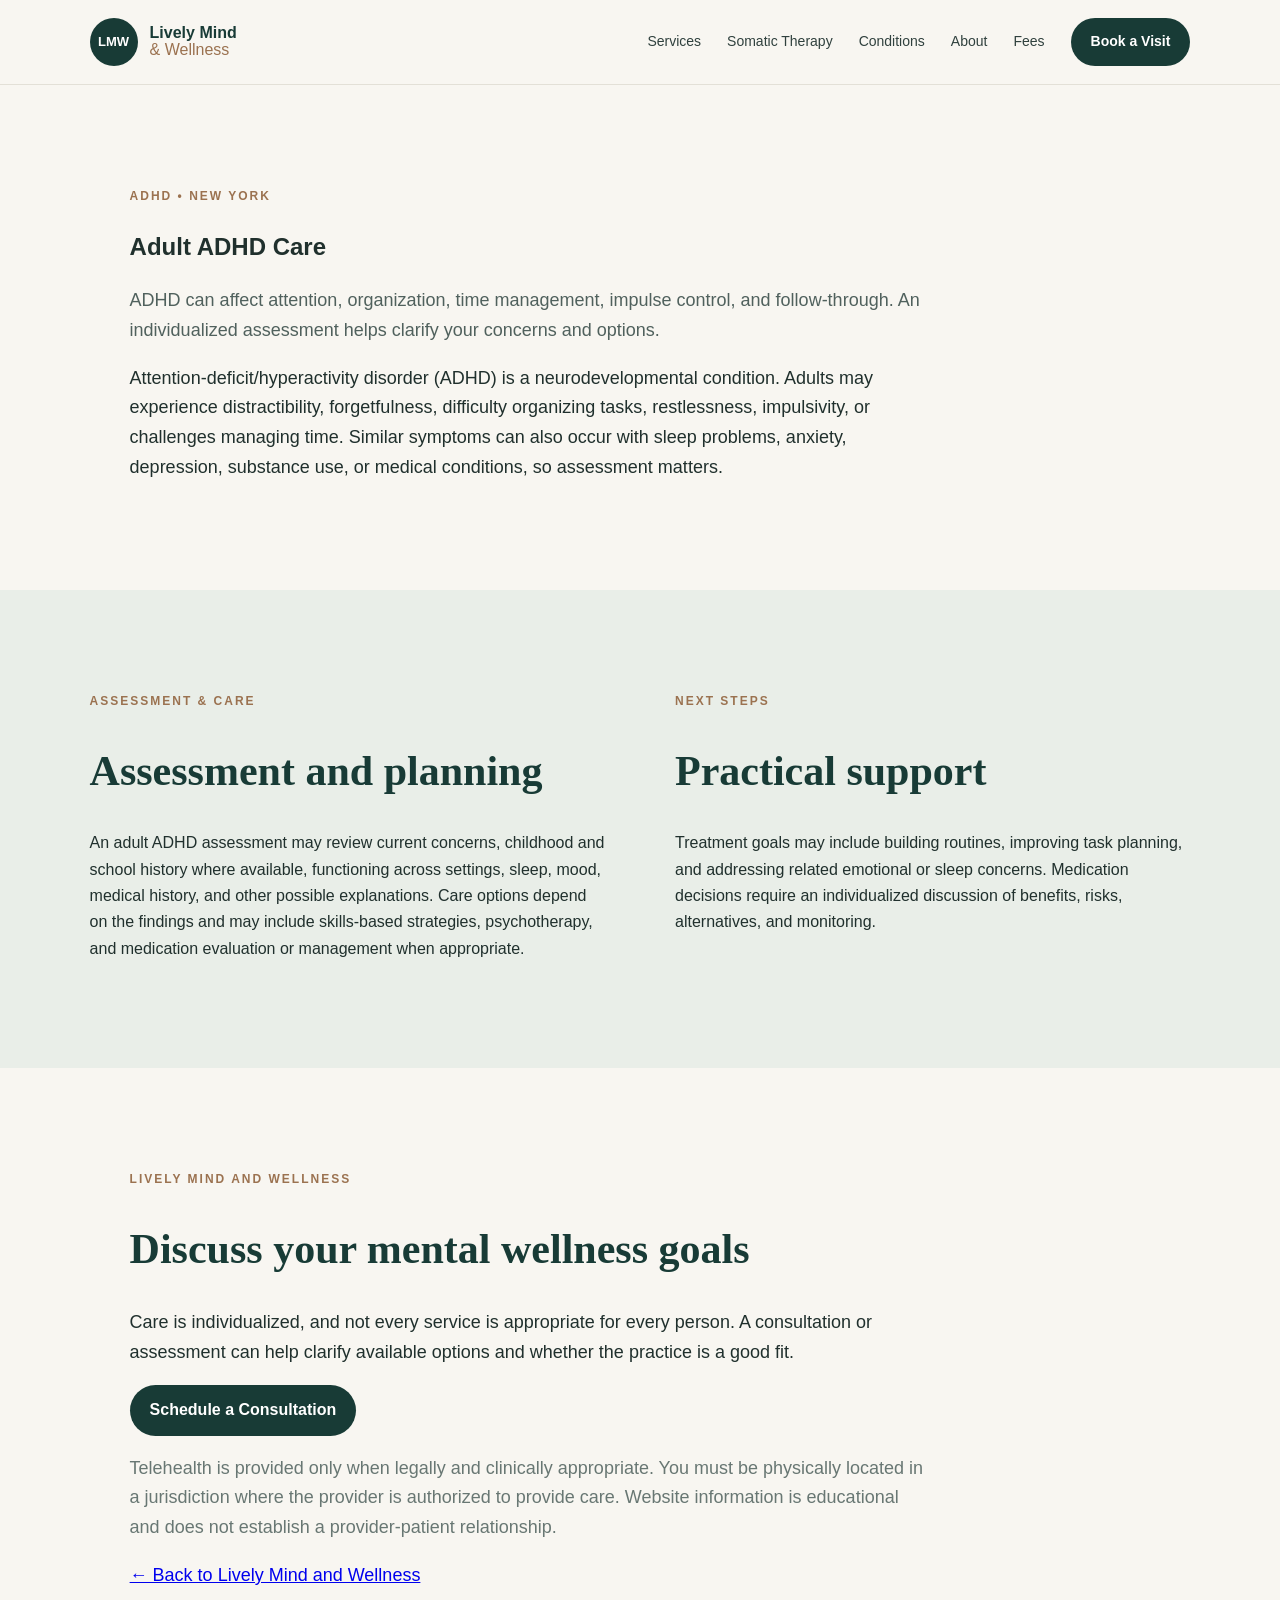
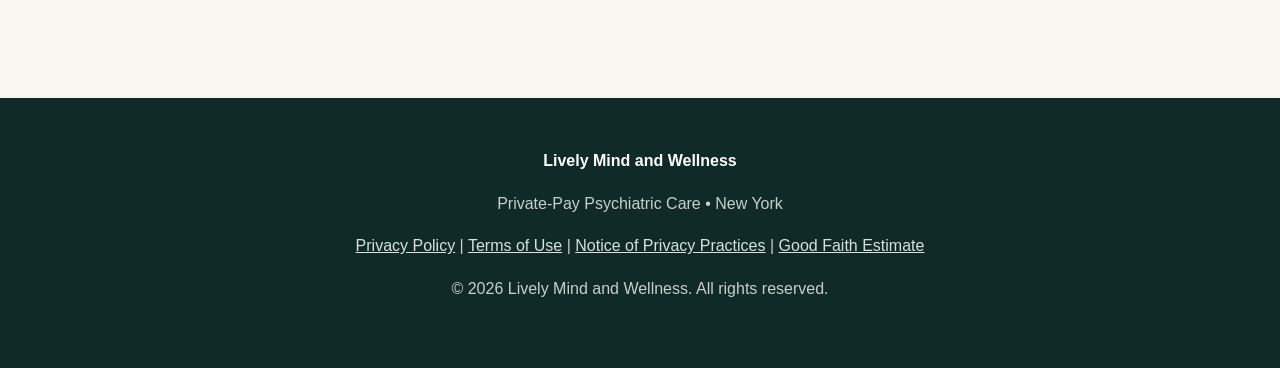
<file: adhd-treatment-new-york.html>
<!doctype html>
<html lang="en">
<head>
<meta charset="utf-8">
<meta name="viewport" content="width=device-width,initial-scale=1">
<title>Adult ADHD Care in New York | Lively Mind and Wellness</title>
<meta name="description" content="Explore adult ADHD symptoms, assessment, and individualized care options for eligible adults with Lively Mind and Wellness in New York.">
<link rel="canonical" href="https://livelymindandwellness.com/adhd-treatment-new-york.html">
<meta name="theme-color" content="#183b36">
<link rel="stylesheet" href="styles.css">
</head>
<body>
<header>
<a class="logo" href="index.html"><span>LMW</span><strong>Lively Mind<br><em>& Wellness</em></strong></a>
<nav><a href="index.html#services">Services</a><a href="somatic-therapy-new-york.html">Somatic Therapy</a><a href="index.html#conditions">Conditions</a><a href="index.html#about">About</a><a href="index.html#fees">Fees</a><a class="nav-cta" href="https://www.patientfusion.com/external/appointment/5c040939-0fbe-45f3-bfd0-f44b339d9855?origin=doctor" target="_blank" rel="noopener">Book a Visit</a></nav>
</header>
<main>
<section class="intro">
<p class="eyebrow">ADHD • NEW YORK</p>
<h1>Adult ADHD Care</h1>
<p class="lead">ADHD can affect attention, organization, time management, impulse control, and follow-through. An individualized assessment helps clarify your concerns and options.</p>
<p>Attention-deficit/hyperactivity disorder (ADHD) is a neurodevelopmental condition. Adults may experience distractibility, forgetfulness, difficulty organizing tasks, restlessness, impulsivity, or challenges managing time. Similar symptoms can also occur with sleep problems, anxiety, depression, substance use, or medical conditions, so assessment matters.</p>
</section>
<section class="split">
<div>
<p class="eyebrow">ASSESSMENT & CARE</p>
<h2>Assessment and planning</h2>
<p>An adult ADHD assessment may review current concerns, childhood and school history where available, functioning across settings, sleep, mood, medical history, and other possible explanations. Care options depend on the findings and may include skills-based strategies, psychotherapy, and medication evaluation or management when appropriate.</p>
</div>
<div>
<p class="eyebrow">NEXT STEPS</p>
<h2>Practical support</h2>
<p>Treatment goals may include building routines, improving task planning, and addressing related emotional or sleep concerns. Medication decisions require an individualized discussion of benefits, risks, alternatives, and monitoring.</p>
</div>
</section>
<section class="intro">
<p class="eyebrow">LIVELY MIND AND WELLNESS</p>
<h2>Discuss your mental wellness goals</h2>
<p>Care is individualized, and not every service is appropriate for every person. A consultation or assessment can help clarify available options and whether the practice is a good fit.</p>
<a class="button" href="https://www.patientfusion.com/external/appointment/5c040939-0fbe-45f3-bfd0-f44b339d9855?origin=doctor" target="_blank" rel="noopener">Schedule a Consultation</a>
<p class="small">Telehealth is provided only when legally and clinically appropriate. You must be physically located in a jurisdiction where the provider is authorized to provide care. Website information is educational and does not establish a provider-patient relationship.</p>
<p><a href="index.html#services">← Back to Lively Mind and Wellness</a></p>
</section>
</main>
<footer><strong>Lively Mind and Wellness</strong><p>Private-Pay Psychiatric Care • New York</p><p><a href="privacy.html">Privacy Policy</a> | <a href="terms.html">Terms of Use</a> | <a href="notice-of-privacy-practices.html">Notice of Privacy Practices</a> | <a href="good-faith-estimate.html">Good Faith Estimate</a></p><p>© 2026 Lively Mind and Wellness. All rights reserved.</p></footer>
</body>
</html>
</file>
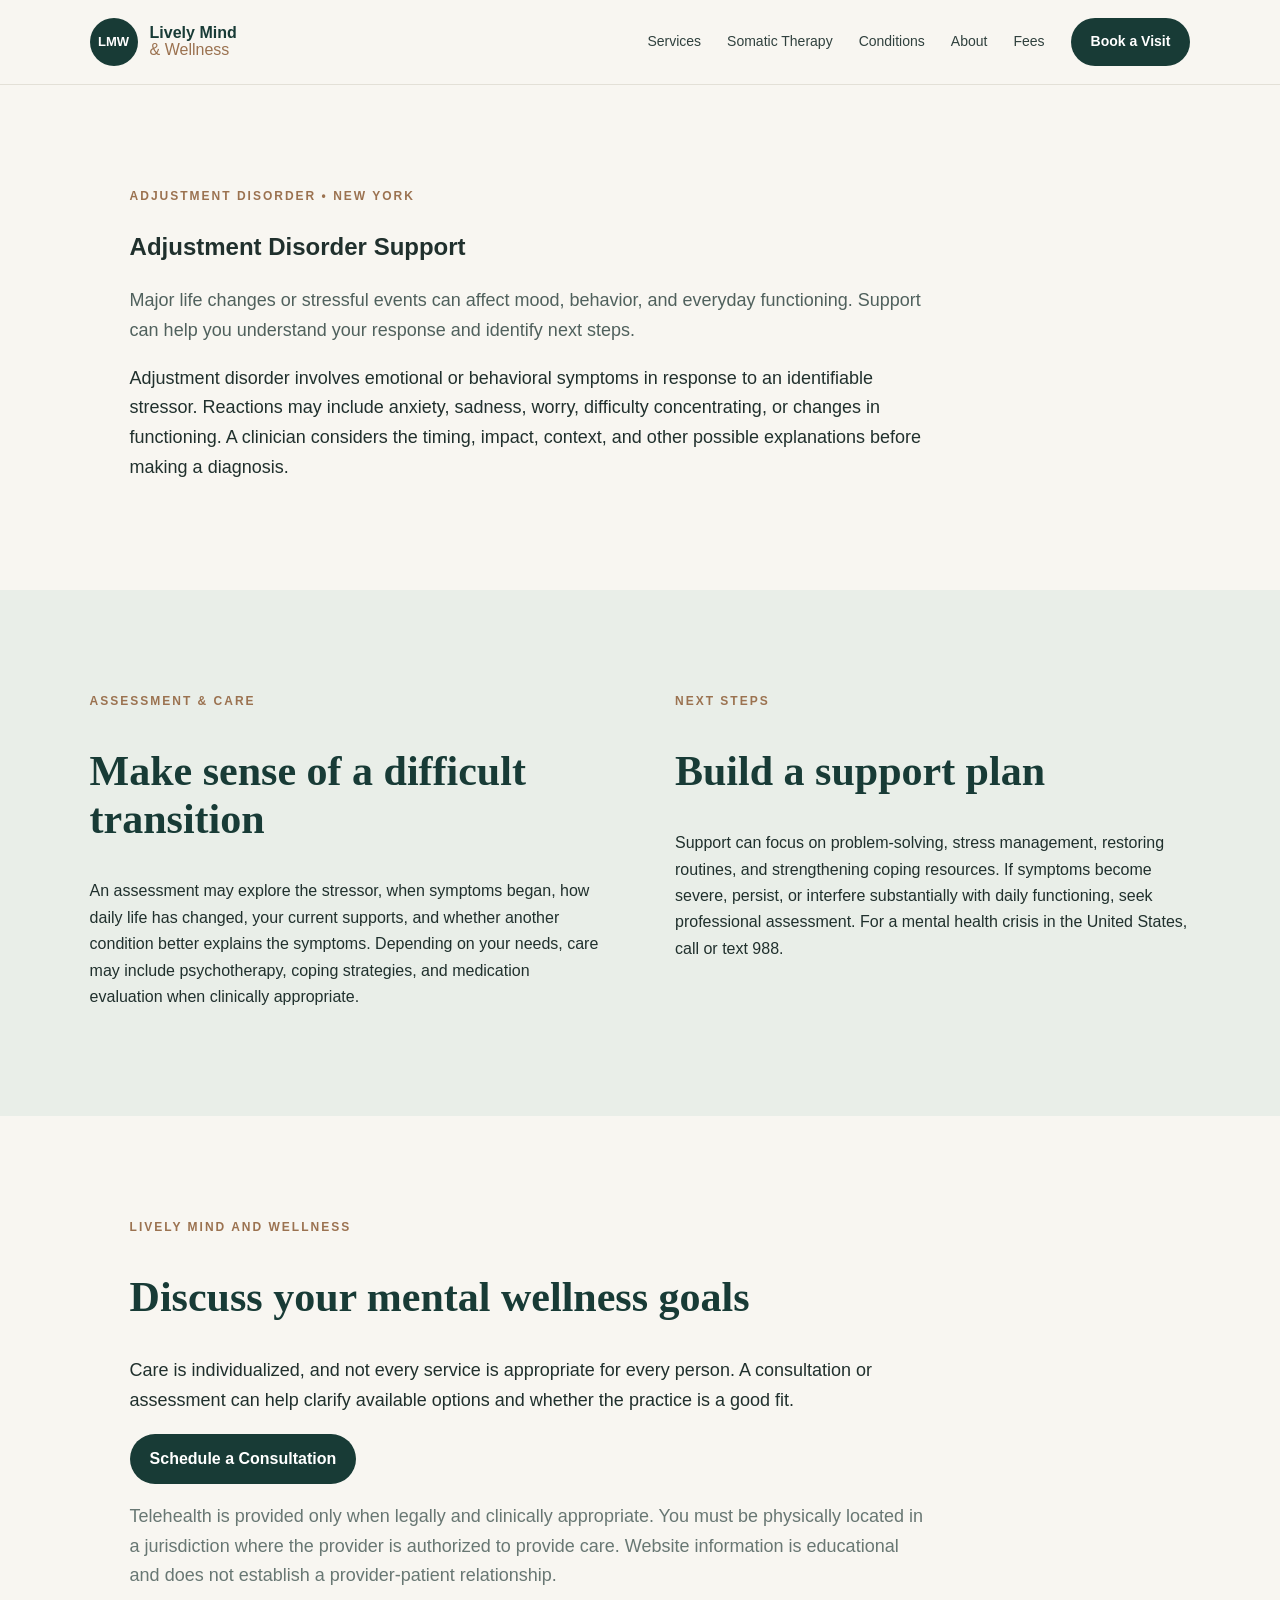
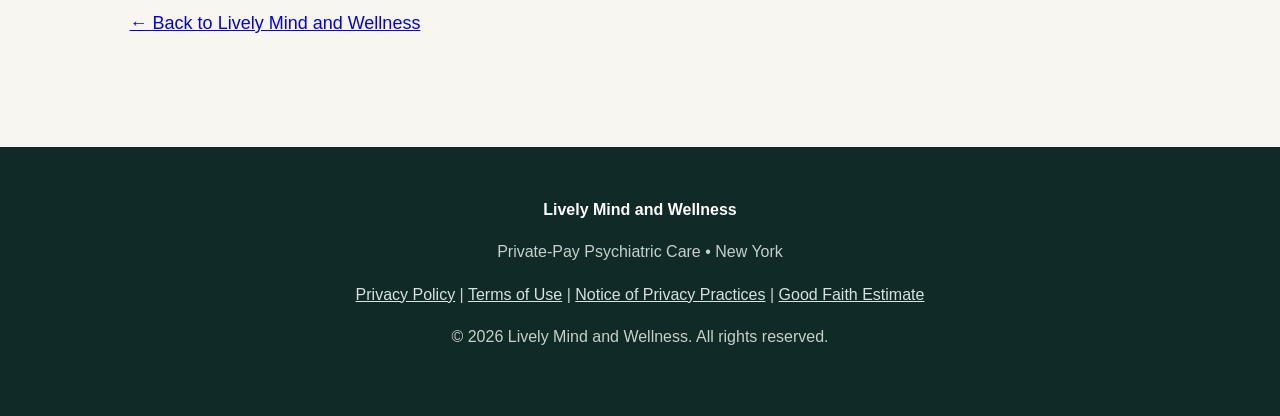
<file: adjustment-disorder-new-york.html>
<!doctype html>
<html lang="en">
<head>
<meta charset="utf-8">
<meta name="viewport" content="width=device-width,initial-scale=1">
<title>Adjustment Disorder Support in New York | Lively Mind and Wellness</title>
<meta name="description" content="Learn about adjustment disorder, stress-related symptoms, and assessment and care options for eligible adults in New York.">
<link rel="canonical" href="https://livelymindandwellness.com/adjustment-disorder-new-york.html">
<meta name="theme-color" content="#183b36">
<link rel="stylesheet" href="styles.css">
</head>
<body>
<header>
<a class="logo" href="index.html"><span>LMW</span><strong>Lively Mind<br><em>& Wellness</em></strong></a>
<nav><a href="index.html#services">Services</a><a href="somatic-therapy-new-york.html">Somatic Therapy</a><a href="index.html#conditions">Conditions</a><a href="index.html#about">About</a><a href="index.html#fees">Fees</a><a class="nav-cta" href="https://www.patientfusion.com/external/appointment/5c040939-0fbe-45f3-bfd0-f44b339d9855?origin=doctor" target="_blank" rel="noopener">Book a Visit</a></nav>
</header>
<main>
<section class="intro">
<p class="eyebrow">ADJUSTMENT DISORDER • NEW YORK</p>
<h1>Adjustment Disorder Support</h1>
<p class="lead">Major life changes or stressful events can affect mood, behavior, and everyday functioning. Support can help you understand your response and identify next steps.</p>
<p>Adjustment disorder involves emotional or behavioral symptoms in response to an identifiable stressor. Reactions may include anxiety, sadness, worry, difficulty concentrating, or changes in functioning. A clinician considers the timing, impact, context, and other possible explanations before making a diagnosis.</p>
</section>
<section class="split">
<div>
<p class="eyebrow">ASSESSMENT & CARE</p>
<h2>Make sense of a difficult transition</h2>
<p>An assessment may explore the stressor, when symptoms began, how daily life has changed, your current supports, and whether another condition better explains the symptoms. Depending on your needs, care may include psychotherapy, coping strategies, and medication evaluation when clinically appropriate.</p>
</div>
<div>
<p class="eyebrow">NEXT STEPS</p>
<h2>Build a support plan</h2>
<p>Support can focus on problem-solving, stress management, restoring routines, and strengthening coping resources. If symptoms become severe, persist, or interfere substantially with daily functioning, seek professional assessment. For a mental health crisis in the United States, call or text 988.</p>
</div>
</section>
<section class="intro">
<p class="eyebrow">LIVELY MIND AND WELLNESS</p>
<h2>Discuss your mental wellness goals</h2>
<p>Care is individualized, and not every service is appropriate for every person. A consultation or assessment can help clarify available options and whether the practice is a good fit.</p>
<a class="button" href="https://www.patientfusion.com/external/appointment/5c040939-0fbe-45f3-bfd0-f44b339d9855?origin=doctor" target="_blank" rel="noopener">Schedule a Consultation</a>
<p class="small">Telehealth is provided only when legally and clinically appropriate. You must be physically located in a jurisdiction where the provider is authorized to provide care. Website information is educational and does not establish a provider-patient relationship.</p>
<p><a href="index.html#services">← Back to Lively Mind and Wellness</a></p>
</section>
</main>
<footer><strong>Lively Mind and Wellness</strong><p>Private-Pay Psychiatric Care • New York</p><p><a href="privacy.html">Privacy Policy</a> | <a href="terms.html">Terms of Use</a> | <a href="notice-of-privacy-practices.html">Notice of Privacy Practices</a> | <a href="good-faith-estimate.html">Good Faith Estimate</a></p><p>© 2026 Lively Mind and Wellness. All rights reserved.</p></footer>
</body>
</html>
</file>
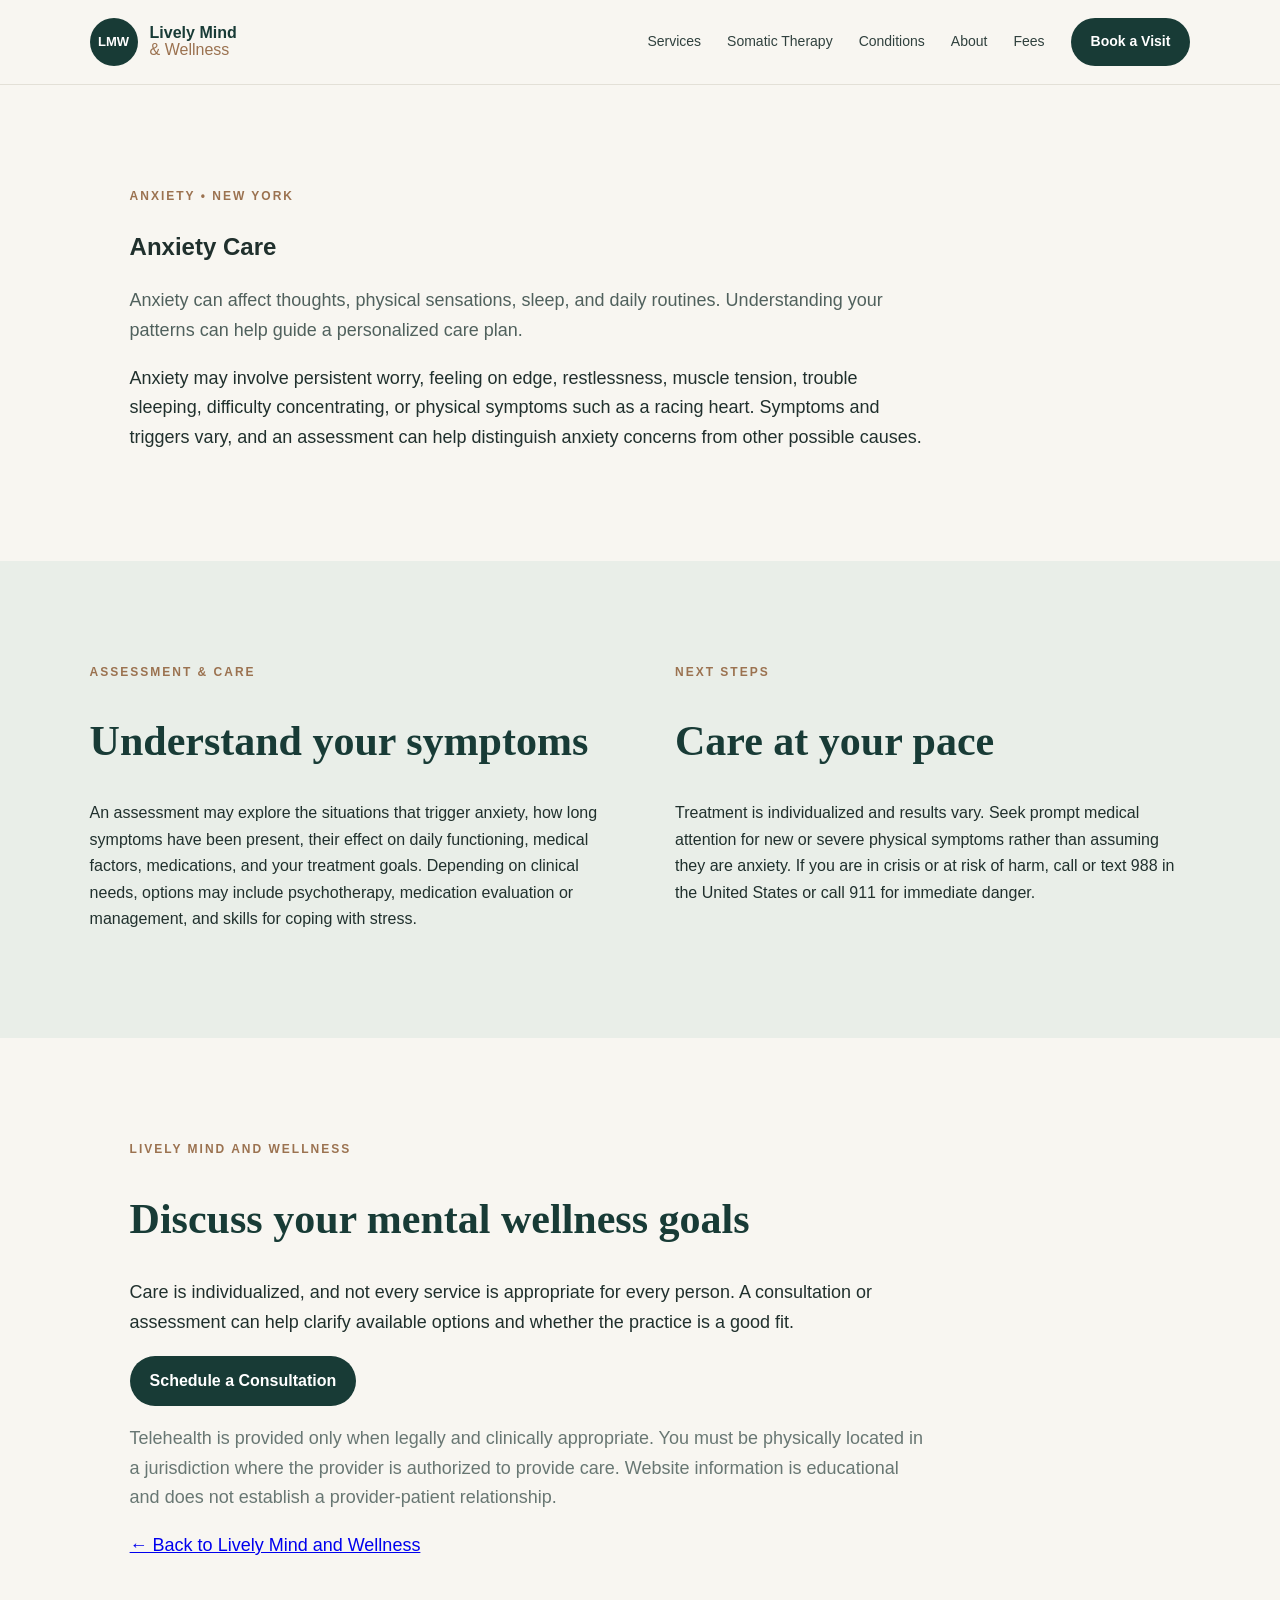
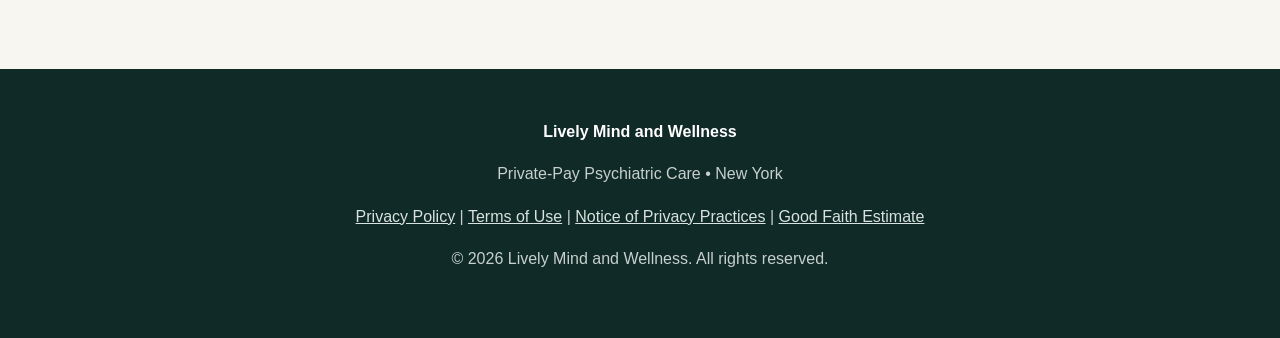
<file: anxiety-treatment-new-york.html>
<!doctype html>
<html lang="en">
<head>
<meta charset="utf-8">
<meta name="viewport" content="width=device-width,initial-scale=1">
<title>Anxiety Care in New York | Lively Mind and Wellness</title>
<meta name="description" content="Explore anxiety symptoms, assessment, and individualized treatment options for eligible adults through Lively Mind and Wellness in New York.">
<link rel="canonical" href="https://livelymindandwellness.com/anxiety-treatment-new-york.html">
<meta name="theme-color" content="#183b36">
<link rel="stylesheet" href="styles.css">
</head>
<body>
<header>
<a class="logo" href="index.html"><span>LMW</span><strong>Lively Mind<br><em>& Wellness</em></strong></a>
<nav><a href="index.html#services">Services</a><a href="somatic-therapy-new-york.html">Somatic Therapy</a><a href="index.html#conditions">Conditions</a><a href="index.html#about">About</a><a href="index.html#fees">Fees</a><a class="nav-cta" href="https://www.patientfusion.com/external/appointment/5c040939-0fbe-45f3-bfd0-f44b339d9855?origin=doctor" target="_blank" rel="noopener">Book a Visit</a></nav>
</header>
<main>
<section class="intro">
<p class="eyebrow">ANXIETY • NEW YORK</p>
<h1>Anxiety Care</h1>
<p class="lead">Anxiety can affect thoughts, physical sensations, sleep, and daily routines. Understanding your patterns can help guide a personalized care plan.</p>
<p>Anxiety may involve persistent worry, feeling on edge, restlessness, muscle tension, trouble sleeping, difficulty concentrating, or physical symptoms such as a racing heart. Symptoms and triggers vary, and an assessment can help distinguish anxiety concerns from other possible causes.</p>
</section>
<section class="split">
<div>
<p class="eyebrow">ASSESSMENT & CARE</p>
<h2>Understand your symptoms</h2>
<p>An assessment may explore the situations that trigger anxiety, how long symptoms have been present, their effect on daily functioning, medical factors, medications, and your treatment goals. Depending on clinical needs, options may include psychotherapy, medication evaluation or management, and skills for coping with stress.</p>
</div>
<div>
<p class="eyebrow">NEXT STEPS</p>
<h2>Care at your pace</h2>
<p>Treatment is individualized and results vary. Seek prompt medical attention for new or severe physical symptoms rather than assuming they are anxiety. If you are in crisis or at risk of harm, call or text 988 in the United States or call 911 for immediate danger.</p>
</div>
</section>
<section class="intro">
<p class="eyebrow">LIVELY MIND AND WELLNESS</p>
<h2>Discuss your mental wellness goals</h2>
<p>Care is individualized, and not every service is appropriate for every person. A consultation or assessment can help clarify available options and whether the practice is a good fit.</p>
<a class="button" href="https://www.patientfusion.com/external/appointment/5c040939-0fbe-45f3-bfd0-f44b339d9855?origin=doctor" target="_blank" rel="noopener">Schedule a Consultation</a>
<p class="small">Telehealth is provided only when legally and clinically appropriate. You must be physically located in a jurisdiction where the provider is authorized to provide care. Website information is educational and does not establish a provider-patient relationship.</p>
<p><a href="index.html#services">← Back to Lively Mind and Wellness</a></p>
</section>
</main>
<footer><strong>Lively Mind and Wellness</strong><p>Private-Pay Psychiatric Care • New York</p><p><a href="privacy.html">Privacy Policy</a> | <a href="terms.html">Terms of Use</a> | <a href="notice-of-privacy-practices.html">Notice of Privacy Practices</a> | <a href="good-faith-estimate.html">Good Faith Estimate</a></p><p>© 2026 Lively Mind and Wellness. All rights reserved.</p></footer>
</body>
</html>
</file>
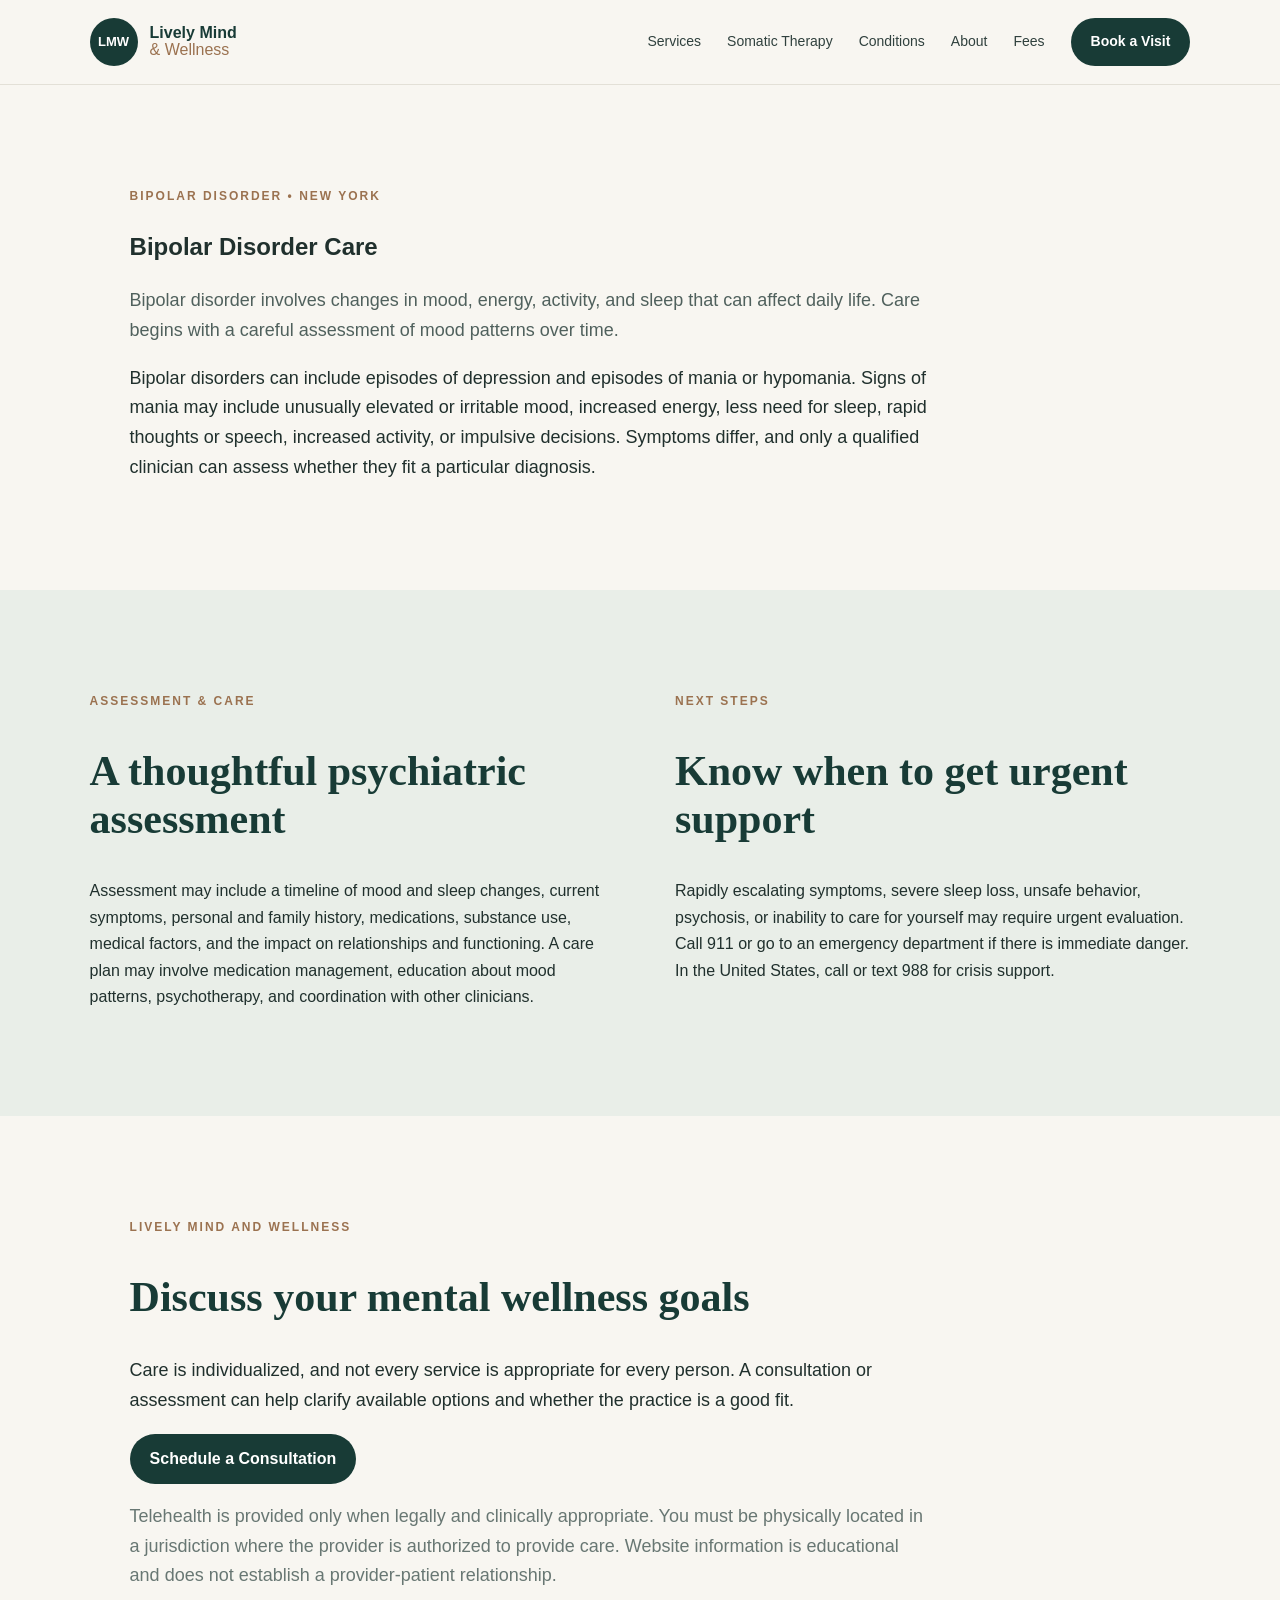
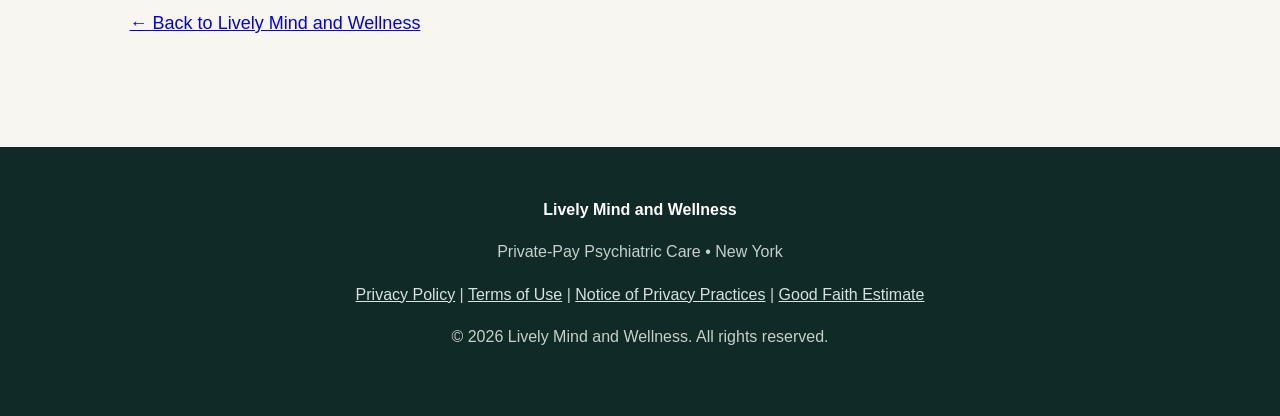
<file: bipolar-disorder-new-york.html>
<!doctype html>
<html lang="en">
<head>
<meta charset="utf-8">
<meta name="viewport" content="width=device-width,initial-scale=1">
<title>Bipolar Disorder Care in New York | Lively Mind and Wellness</title>
<meta name="description" content="Learn about bipolar disorder assessment, mood episodes, and individualized psychiatric care options for eligible adults in New York.">
<link rel="canonical" href="https://livelymindandwellness.com/bipolar-disorder-new-york.html">
<meta name="theme-color" content="#183b36">
<link rel="stylesheet" href="styles.css">
</head>
<body>
<header>
<a class="logo" href="index.html"><span>LMW</span><strong>Lively Mind<br><em>& Wellness</em></strong></a>
<nav><a href="index.html#services">Services</a><a href="somatic-therapy-new-york.html">Somatic Therapy</a><a href="index.html#conditions">Conditions</a><a href="index.html#about">About</a><a href="index.html#fees">Fees</a><a class="nav-cta" href="https://www.patientfusion.com/external/appointment/5c040939-0fbe-45f3-bfd0-f44b339d9855?origin=doctor" target="_blank" rel="noopener">Book a Visit</a></nav>
</header>
<main>
<section class="intro">
<p class="eyebrow">BIPOLAR DISORDER • NEW YORK</p>
<h1>Bipolar Disorder Care</h1>
<p class="lead">Bipolar disorder involves changes in mood, energy, activity, and sleep that can affect daily life. Care begins with a careful assessment of mood patterns over time.</p>
<p>Bipolar disorders can include episodes of depression and episodes of mania or hypomania. Signs of mania may include unusually elevated or irritable mood, increased energy, less need for sleep, rapid thoughts or speech, increased activity, or impulsive decisions. Symptoms differ, and only a qualified clinician can assess whether they fit a particular diagnosis.</p>
</section>
<section class="split">
<div>
<p class="eyebrow">ASSESSMENT & CARE</p>
<h2>A thoughtful psychiatric assessment</h2>
<p>Assessment may include a timeline of mood and sleep changes, current symptoms, personal and family history, medications, substance use, medical factors, and the impact on relationships and functioning. A care plan may involve medication management, education about mood patterns, psychotherapy, and coordination with other clinicians.</p>
</div>
<div>
<p class="eyebrow">NEXT STEPS</p>
<h2>Know when to get urgent support</h2>
<p>Rapidly escalating symptoms, severe sleep loss, unsafe behavior, psychosis, or inability to care for yourself may require urgent evaluation. Call 911 or go to an emergency department if there is immediate danger. In the United States, call or text 988 for crisis support.</p>
</div>
</section>
<section class="intro">
<p class="eyebrow">LIVELY MIND AND WELLNESS</p>
<h2>Discuss your mental wellness goals</h2>
<p>Care is individualized, and not every service is appropriate for every person. A consultation or assessment can help clarify available options and whether the practice is a good fit.</p>
<a class="button" href="https://www.patientfusion.com/external/appointment/5c040939-0fbe-45f3-bfd0-f44b339d9855?origin=doctor" target="_blank" rel="noopener">Schedule a Consultation</a>
<p class="small">Telehealth is provided only when legally and clinically appropriate. You must be physically located in a jurisdiction where the provider is authorized to provide care. Website information is educational and does not establish a provider-patient relationship.</p>
<p><a href="index.html#services">← Back to Lively Mind and Wellness</a></p>
</section>
</main>
<footer><strong>Lively Mind and Wellness</strong><p>Private-Pay Psychiatric Care • New York</p><p><a href="privacy.html">Privacy Policy</a> | <a href="terms.html">Terms of Use</a> | <a href="notice-of-privacy-practices.html">Notice of Privacy Practices</a> | <a href="good-faith-estimate.html">Good Faith Estimate</a></p><p>© 2026 Lively Mind and Wellness. All rights reserved.</p></footer>
</body>
</html>
</file>
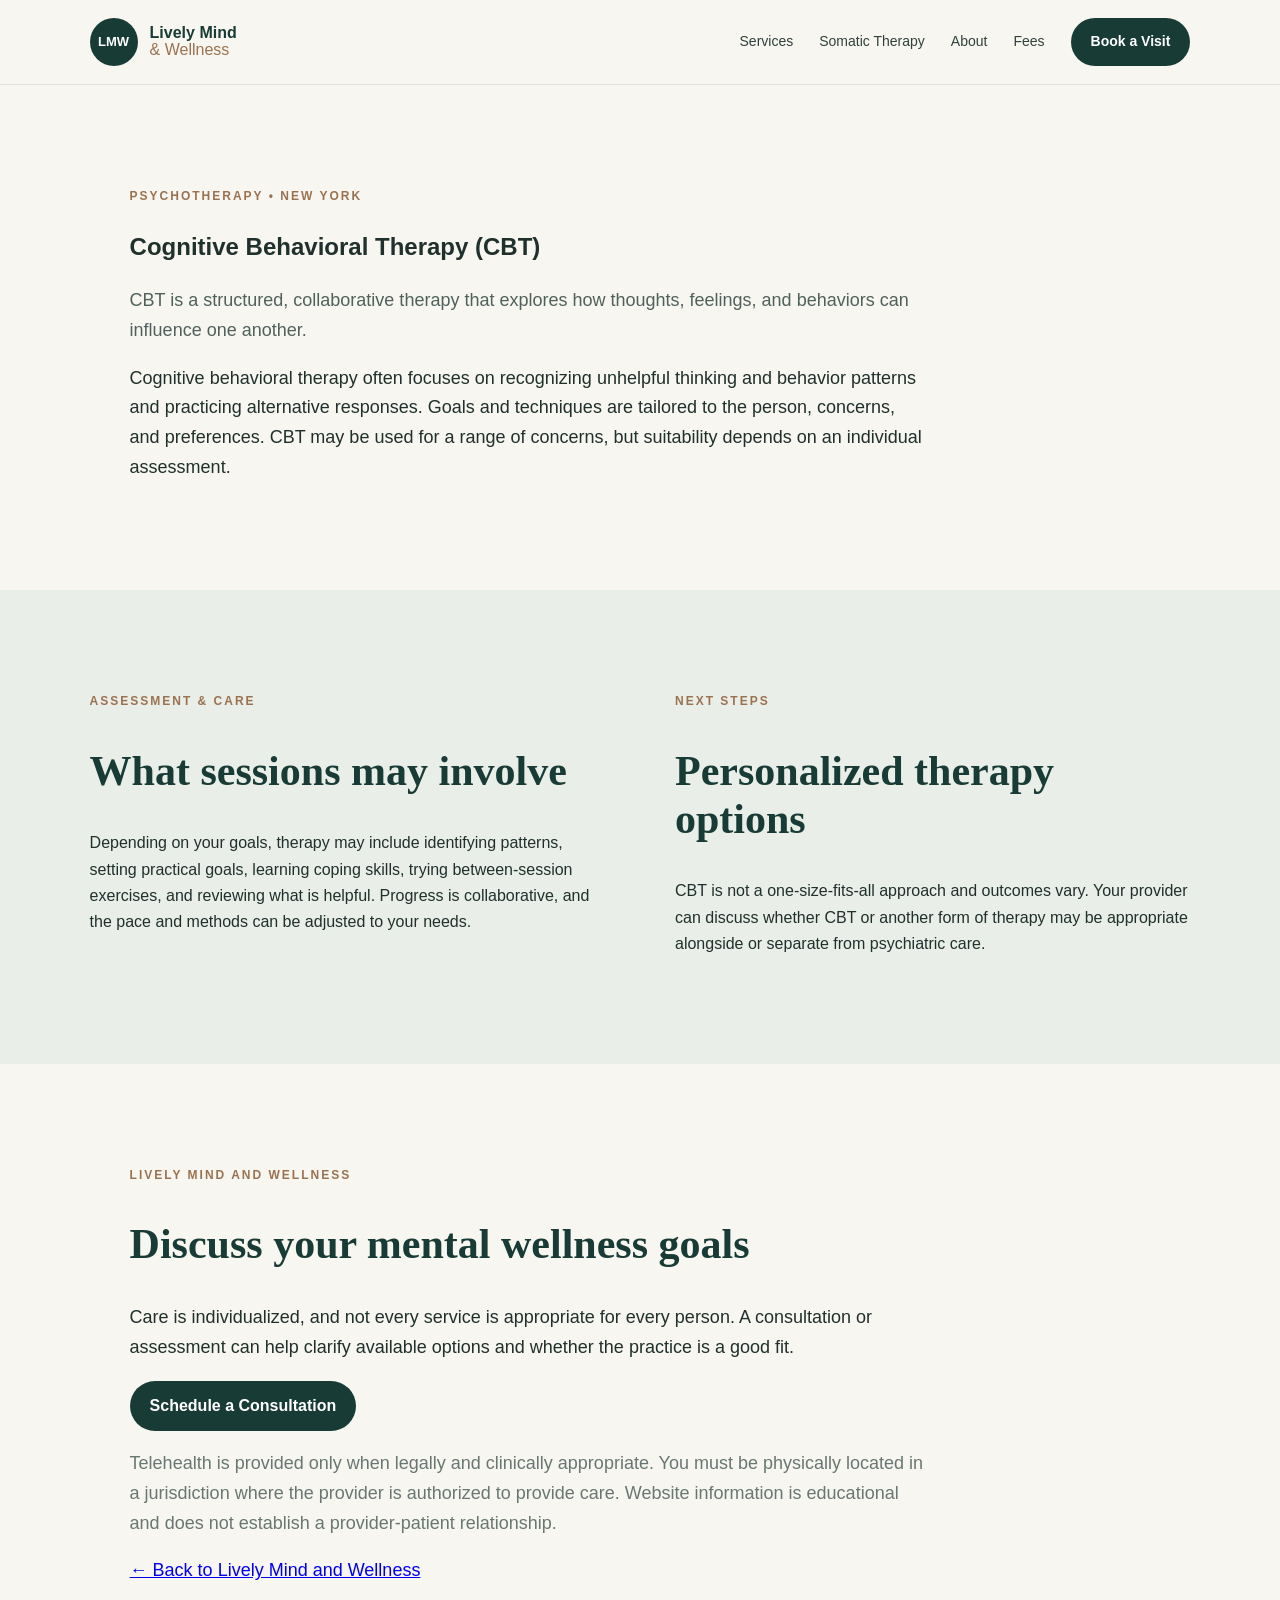
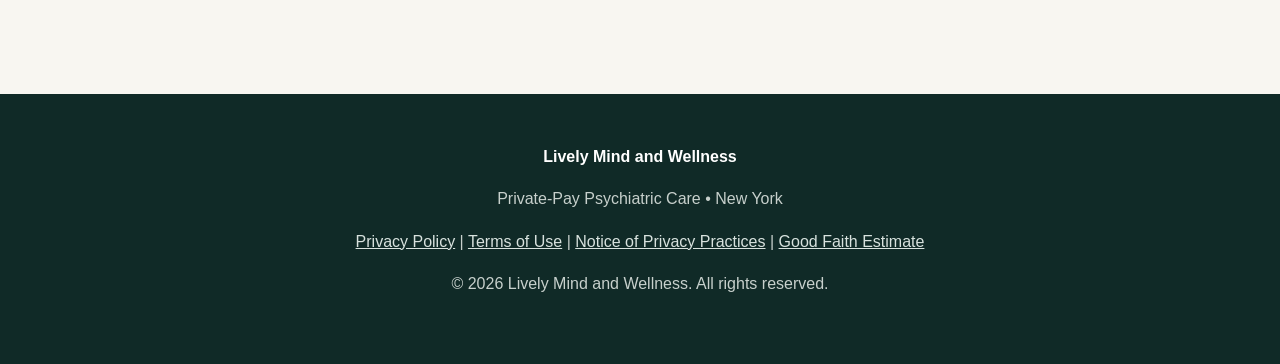
<file: cognitive-behavioral-therapy-new-york.html>
<!doctype html>
<html lang="en">
<head>
<meta charset="utf-8">
<meta name="viewport" content="width=device-width,initial-scale=1">
<title>Cognitive Behavioral Therapy (CBT) in New York | Lively Mind and Wellness</title>
<meta name="description" content="Learn about cognitive behavioral therapy (CBT), how it explores thought and behavior patterns, and therapy options for eligible adults in New York.">
<link rel="canonical" href="https://livelymindandwellness.com/cognitive-behavioral-therapy-new-york.html">
<meta name="theme-color" content="#183b36">
<link rel="stylesheet" href="styles.css">
</head>
<body>
<header>
<a class="logo" href="index.html"><span>LMW</span><strong>Lively Mind<br><em>& Wellness</em></strong></a>
<nav><a href="index.html#services">Services</a><a href="somatic-therapy-new-york.html">Somatic Therapy</a><a href="index.html#about">About</a><a href="index.html#fees">Fees</a><a class="nav-cta" href="https://www.patientfusion.com/external/appointment/5c040939-0fbe-45f3-bfd0-f44b339d9855?origin=doctor" target="_blank" rel="noopener">Book a Visit</a></nav>
</header>
<main>
<section class="intro">
<p class="eyebrow">PSYCHOTHERAPY • NEW YORK</p>
<h1>Cognitive Behavioral Therapy (CBT)</h1>
<p class="lead">CBT is a structured, collaborative therapy that explores how thoughts, feelings, and behaviors can influence one another.</p>
<p>Cognitive behavioral therapy often focuses on recognizing unhelpful thinking and behavior patterns and practicing alternative responses. Goals and techniques are tailored to the person, concerns, and preferences. CBT may be used for a range of concerns, but suitability depends on an individual assessment.</p>
</section>
<section class="split">
<div>
<p class="eyebrow">ASSESSMENT & CARE</p>
<h2>What sessions may involve</h2>
<p>Depending on your goals, therapy may include identifying patterns, setting practical goals, learning coping skills, trying between-session exercises, and reviewing what is helpful. Progress is collaborative, and the pace and methods can be adjusted to your needs.</p>
</div>
<div>
<p class="eyebrow">NEXT STEPS</p>
<h2>Personalized therapy options</h2>
<p>CBT is not a one-size-fits-all approach and outcomes vary. Your provider can discuss whether CBT or another form of therapy may be appropriate alongside or separate from psychiatric care.</p>
</div>
</section>
<section class="intro">
<p class="eyebrow">LIVELY MIND AND WELLNESS</p>
<h2>Discuss your mental wellness goals</h2>
<p>Care is individualized, and not every service is appropriate for every person. A consultation or assessment can help clarify available options and whether the practice is a good fit.</p>
<a class="button" href="https://www.patientfusion.com/external/appointment/5c040939-0fbe-45f3-bfd0-f44b339d9855?origin=doctor" target="_blank" rel="noopener">Schedule a Consultation</a>
<p class="small">Telehealth is provided only when legally and clinically appropriate. You must be physically located in a jurisdiction where the provider is authorized to provide care. Website information is educational and does not establish a provider-patient relationship.</p>
<p><a href="index.html#services">← Back to Lively Mind and Wellness</a></p>
</section>
</main>
<footer><strong>Lively Mind and Wellness</strong><p>Private-Pay Psychiatric Care • New York</p><p><a href="privacy.html">Privacy Policy</a> | <a href="terms.html">Terms of Use</a> | <a href="notice-of-privacy-practices.html">Notice of Privacy Practices</a> | <a href="good-faith-estimate.html">Good Faith Estimate</a></p><p>© 2026 Lively Mind and Wellness. All rights reserved.</p></footer>
</body>
</html>
</file>
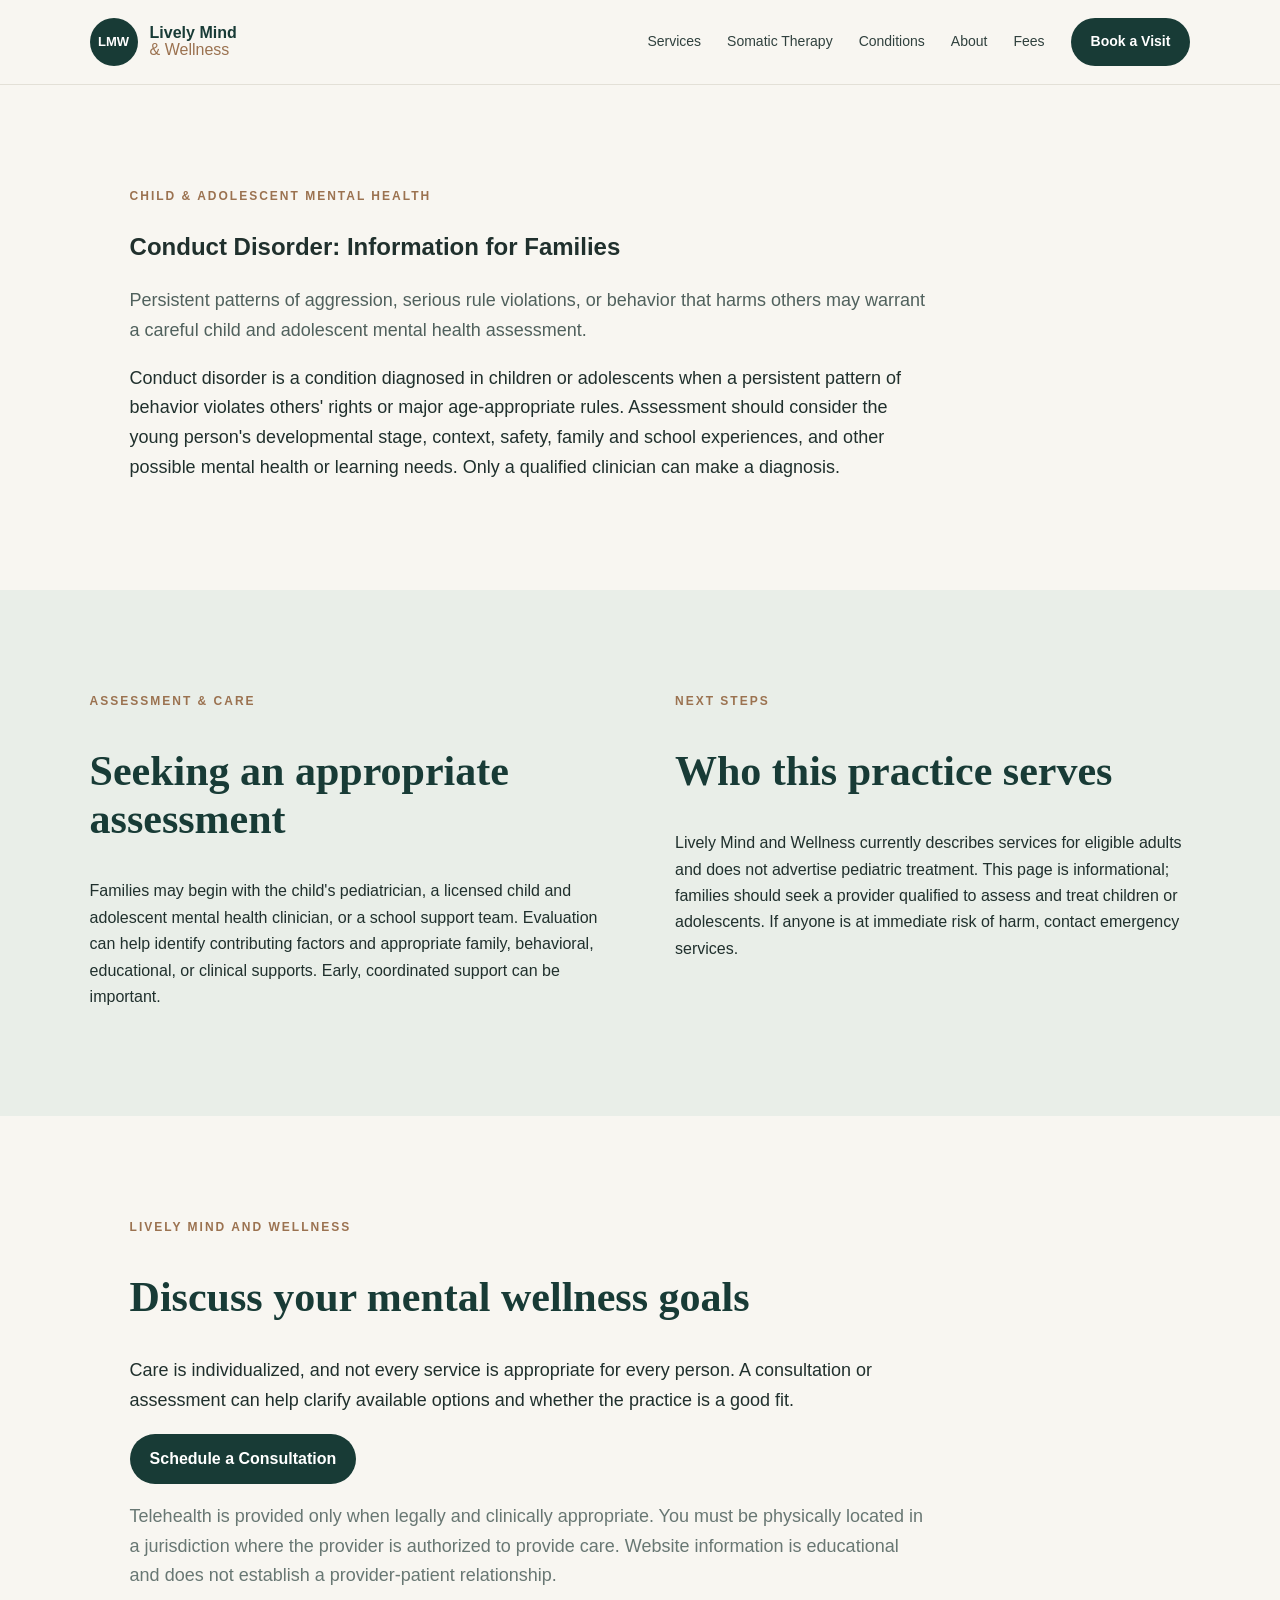
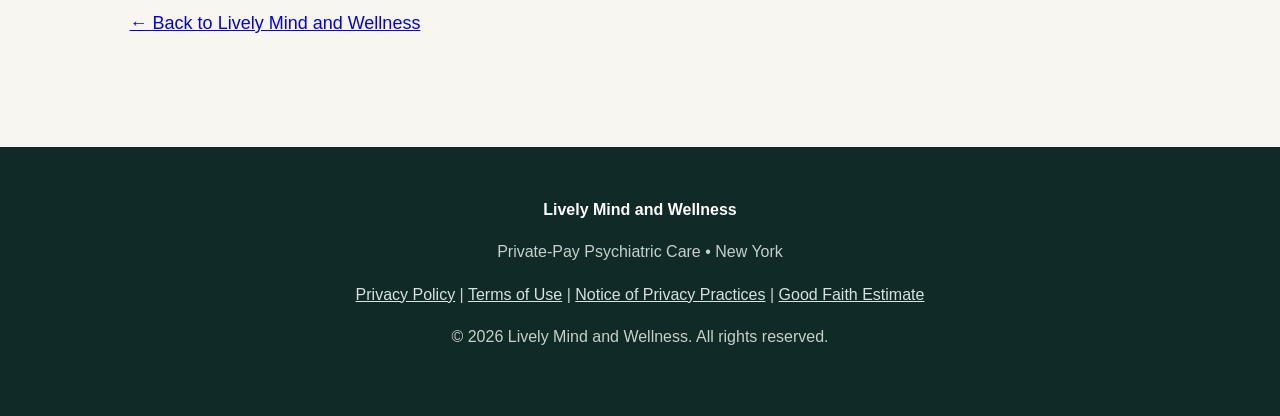
<file: conduct-disorder-new-york.html>
<!doctype html>
<html lang="en">
<head>
<meta charset="utf-8">
<meta name="viewport" content="width=device-width,initial-scale=1">
<title>Conduct Disorder: Information for Families | Lively Mind and Wellness</title>
<meta name="description" content="Educational information about conduct disorder, signs that may need assessment, and how families can seek appropriate child and adolescent behavioral health support.">
<link rel="canonical" href="https://livelymindandwellness.com/conduct-disorder-new-york.html">
<meta name="theme-color" content="#183b36">
<link rel="stylesheet" href="styles.css">
</head>
<body>
<header>
<a class="logo" href="index.html"><span>LMW</span><strong>Lively Mind<br><em>& Wellness</em></strong></a>
<nav><a href="index.html#services">Services</a><a href="somatic-therapy-new-york.html">Somatic Therapy</a><a href="index.html#conditions">Conditions</a><a href="index.html#about">About</a><a href="index.html#fees">Fees</a><a class="nav-cta" href="https://www.patientfusion.com/external/appointment/5c040939-0fbe-45f3-bfd0-f44b339d9855?origin=doctor" target="_blank" rel="noopener">Book a Visit</a></nav>
</header>
<main>
<section class="intro">
<p class="eyebrow">CHILD & ADOLESCENT MENTAL HEALTH</p>
<h1>Conduct Disorder: Information for Families</h1>
<p class="lead">Persistent patterns of aggression, serious rule violations, or behavior that harms others may warrant a careful child and adolescent mental health assessment.</p>
<p>Conduct disorder is a condition diagnosed in children or adolescents when a persistent pattern of behavior violates others' rights or major age-appropriate rules. Assessment should consider the young person's developmental stage, context, safety, family and school experiences, and other possible mental health or learning needs. Only a qualified clinician can make a diagnosis.</p>
</section>
<section class="split">
<div>
<p class="eyebrow">ASSESSMENT & CARE</p>
<h2>Seeking an appropriate assessment</h2>
<p>Families may begin with the child's pediatrician, a licensed child and adolescent mental health clinician, or a school support team. Evaluation can help identify contributing factors and appropriate family, behavioral, educational, or clinical supports. Early, coordinated support can be important.</p>
</div>
<div>
<p class="eyebrow">NEXT STEPS</p>
<h2>Who this practice serves</h2>
<p>Lively Mind and Wellness currently describes services for eligible adults and does not advertise pediatric treatment. This page is informational; families should seek a provider qualified to assess and treat children or adolescents. If anyone is at immediate risk of harm, contact emergency services.</p>
</div>
</section>
<section class="intro">
<p class="eyebrow">LIVELY MIND AND WELLNESS</p>
<h2>Discuss your mental wellness goals</h2>
<p>Care is individualized, and not every service is appropriate for every person. A consultation or assessment can help clarify available options and whether the practice is a good fit.</p>
<a class="button" href="https://www.patientfusion.com/external/appointment/5c040939-0fbe-45f3-bfd0-f44b339d9855?origin=doctor" target="_blank" rel="noopener">Schedule a Consultation</a>
<p class="small">Telehealth is provided only when legally and clinically appropriate. You must be physically located in a jurisdiction where the provider is authorized to provide care. Website information is educational and does not establish a provider-patient relationship.</p>
<p><a href="index.html#services">← Back to Lively Mind and Wellness</a></p>
</section>
</main>
<footer><strong>Lively Mind and Wellness</strong><p>Private-Pay Psychiatric Care • New York</p><p><a href="privacy.html">Privacy Policy</a> | <a href="terms.html">Terms of Use</a> | <a href="notice-of-privacy-practices.html">Notice of Privacy Practices</a> | <a href="good-faith-estimate.html">Good Faith Estimate</a></p><p>© 2026 Lively Mind and Wellness. All rights reserved.</p></footer>
</body>
</html>
</file>
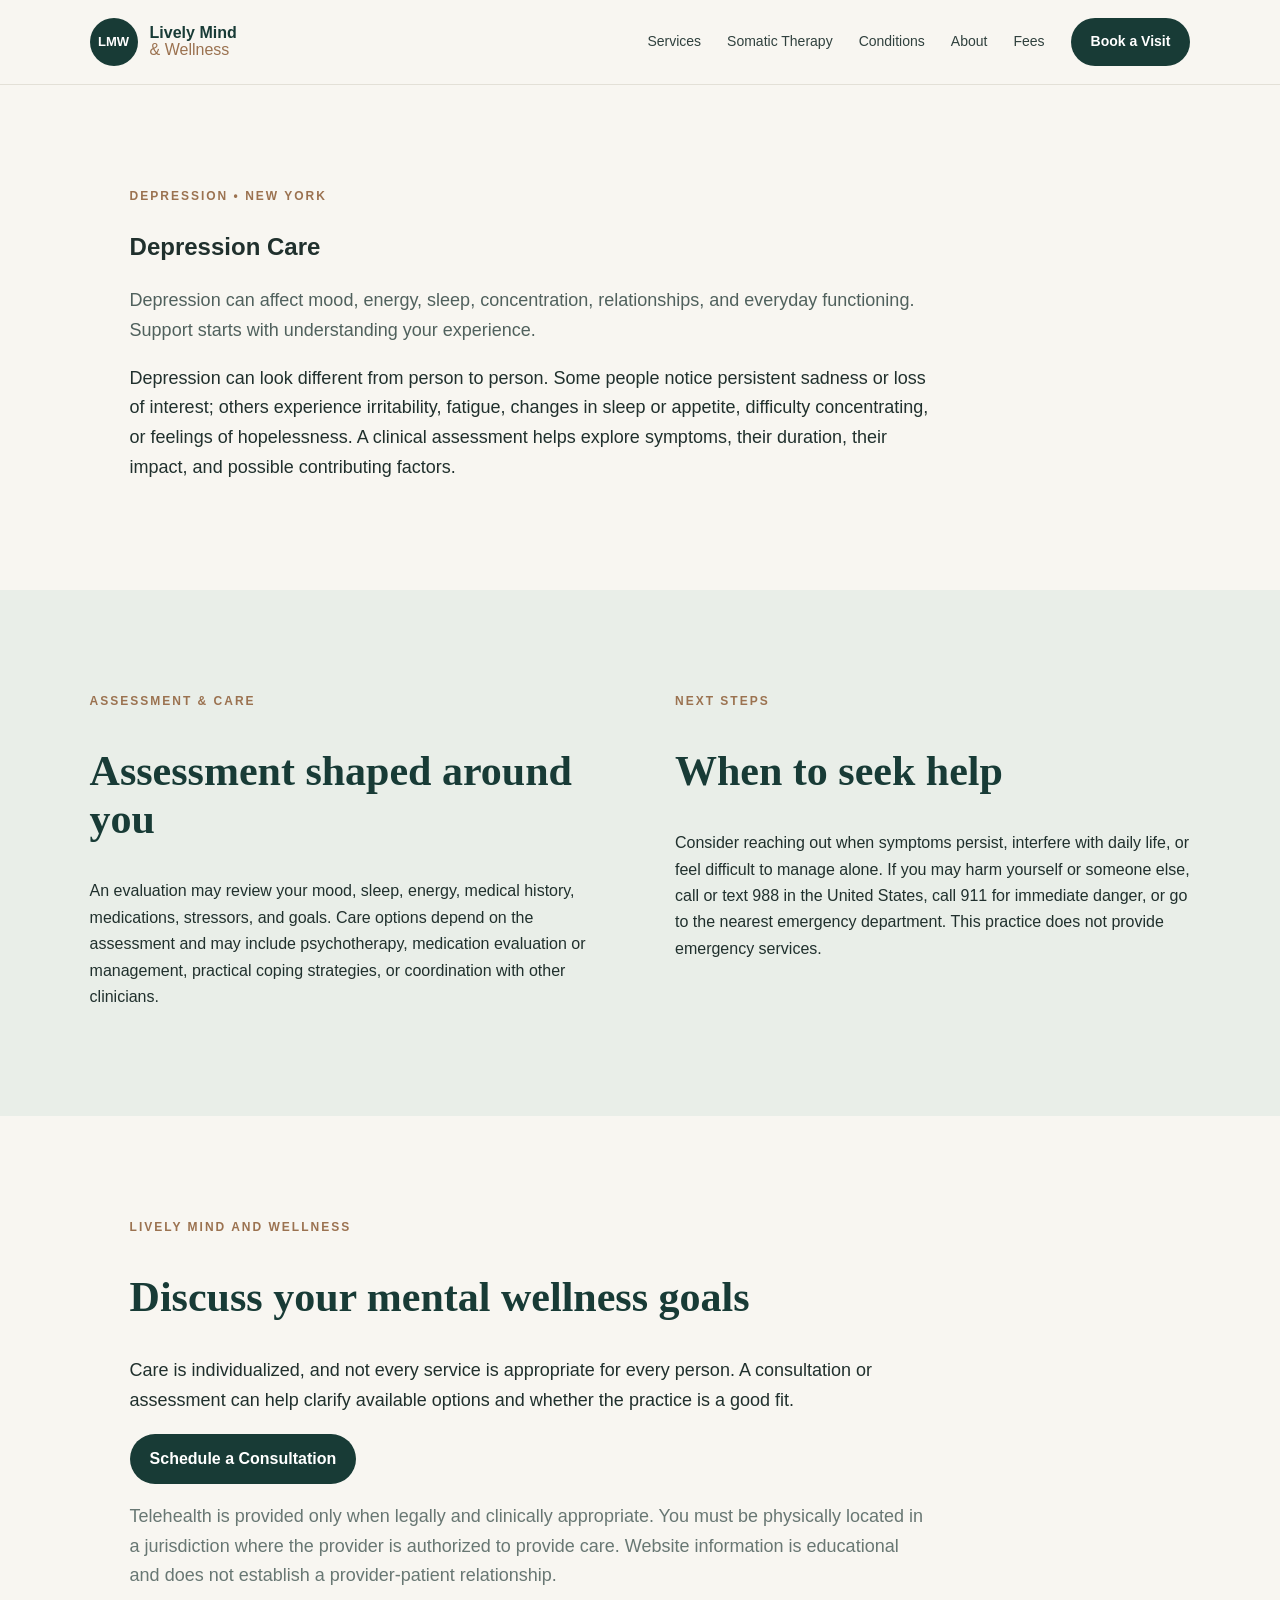
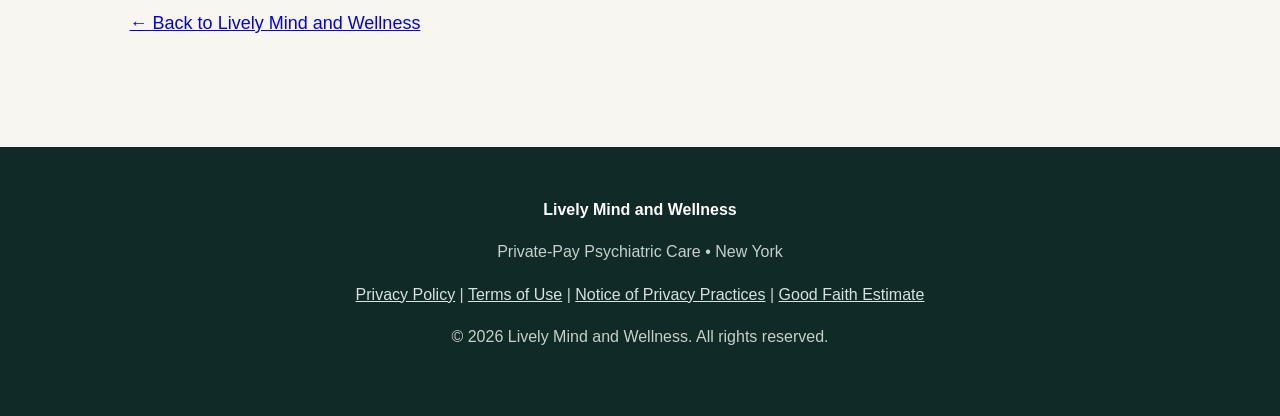
<file: depression-treatment-new-york.html>
<!doctype html>
<html lang="en">
<head>
<meta charset="utf-8">
<meta name="viewport" content="width=device-width,initial-scale=1">
<title>Depression Care in New York | Lively Mind and Wellness</title>
<meta name="description" content="Learn about depression symptoms, assessment, and individualized mental health care options for eligible adults with Lively Mind and Wellness in New York.">
<link rel="canonical" href="https://livelymindandwellness.com/depression-treatment-new-york.html">
<meta name="theme-color" content="#183b36">
<link rel="stylesheet" href="styles.css">
</head>
<body>
<header>
<a class="logo" href="index.html"><span>LMW</span><strong>Lively Mind<br><em>& Wellness</em></strong></a>
<nav><a href="index.html#services">Services</a><a href="somatic-therapy-new-york.html">Somatic Therapy</a><a href="index.html#conditions">Conditions</a><a href="index.html#about">About</a><a href="index.html#fees">Fees</a><a class="nav-cta" href="https://www.patientfusion.com/external/appointment/5c040939-0fbe-45f3-bfd0-f44b339d9855?origin=doctor" target="_blank" rel="noopener">Book a Visit</a></nav>
</header>
<main>
<section class="intro">
<p class="eyebrow">DEPRESSION • NEW YORK</p>
<h1>Depression Care</h1>
<p class="lead">Depression can affect mood, energy, sleep, concentration, relationships, and everyday functioning. Support starts with understanding your experience.</p>
<p>Depression can look different from person to person. Some people notice persistent sadness or loss of interest; others experience irritability, fatigue, changes in sleep or appetite, difficulty concentrating, or feelings of hopelessness. A clinical assessment helps explore symptoms, their duration, their impact, and possible contributing factors.</p>
</section>
<section class="split">
<div>
<p class="eyebrow">ASSESSMENT & CARE</p>
<h2>Assessment shaped around you</h2>
<p>An evaluation may review your mood, sleep, energy, medical history, medications, stressors, and goals. Care options depend on the assessment and may include psychotherapy, medication evaluation or management, practical coping strategies, or coordination with other clinicians.</p>
</div>
<div>
<p class="eyebrow">NEXT STEPS</p>
<h2>When to seek help</h2>
<p>Consider reaching out when symptoms persist, interfere with daily life, or feel difficult to manage alone. If you may harm yourself or someone else, call or text 988 in the United States, call 911 for immediate danger, or go to the nearest emergency department. This practice does not provide emergency services.</p>
</div>
</section>
<section class="intro">
<p class="eyebrow">LIVELY MIND AND WELLNESS</p>
<h2>Discuss your mental wellness goals</h2>
<p>Care is individualized, and not every service is appropriate for every person. A consultation or assessment can help clarify available options and whether the practice is a good fit.</p>
<a class="button" href="https://www.patientfusion.com/external/appointment/5c040939-0fbe-45f3-bfd0-f44b339d9855?origin=doctor" target="_blank" rel="noopener">Schedule a Consultation</a>
<p class="small">Telehealth is provided only when legally and clinically appropriate. You must be physically located in a jurisdiction where the provider is authorized to provide care. Website information is educational and does not establish a provider-patient relationship.</p>
<p><a href="index.html#services">← Back to Lively Mind and Wellness</a></p>
</section>
</main>
<footer><strong>Lively Mind and Wellness</strong><p>Private-Pay Psychiatric Care • New York</p><p><a href="privacy.html">Privacy Policy</a> | <a href="terms.html">Terms of Use</a> | <a href="notice-of-privacy-practices.html">Notice of Privacy Practices</a> | <a href="good-faith-estimate.html">Good Faith Estimate</a></p><p>© 2026 Lively Mind and Wellness. All rights reserved.</p></footer>
</body>
</html>
</file>
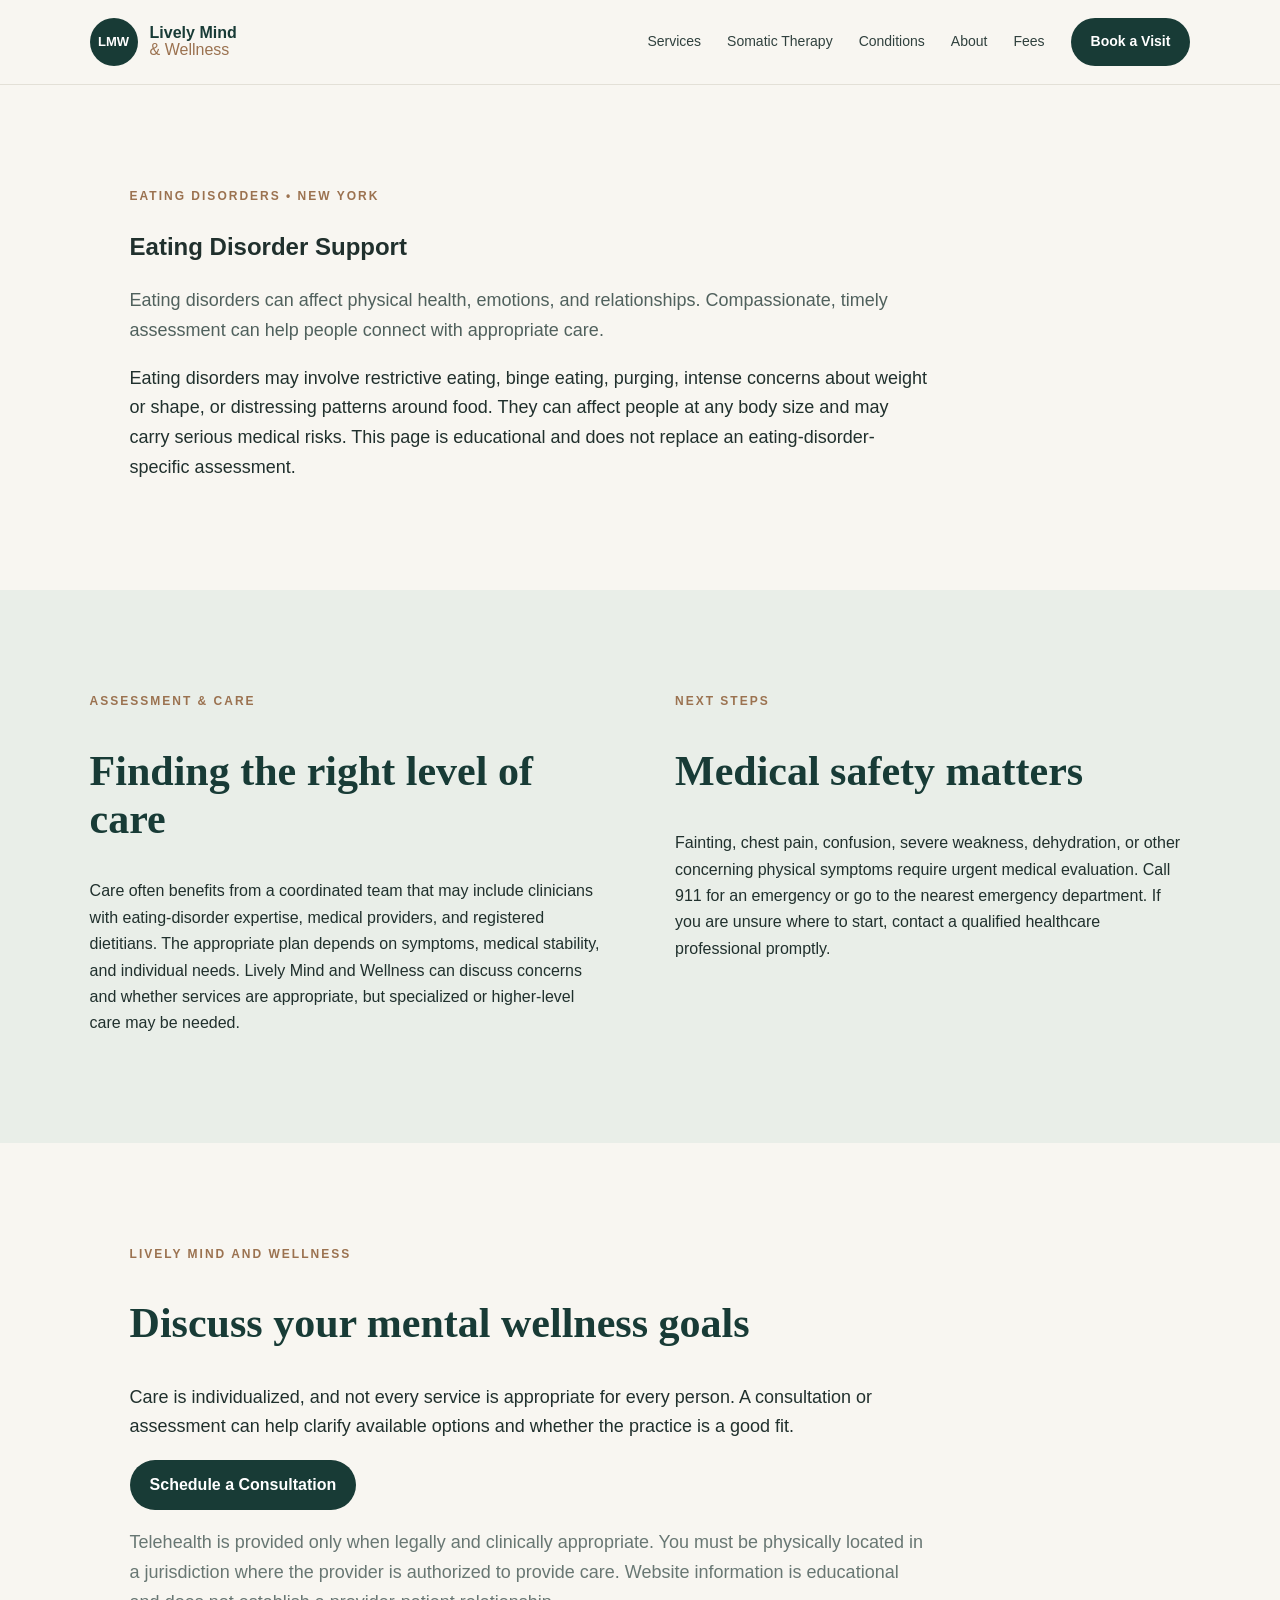
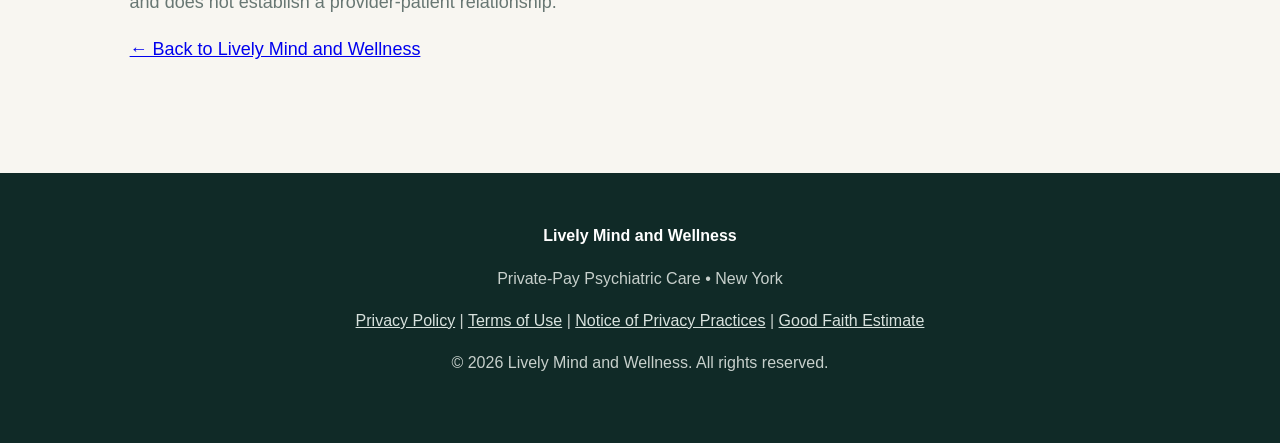
<file: eating-disorders-new-york.html>
<!doctype html>
<html lang="en">
<head>
<meta charset="utf-8">
<meta name="viewport" content="width=device-width,initial-scale=1">
<title>Eating Disorder Support and Care in New York | Lively Mind and Wellness</title>
<meta name="description" content="Learn about eating disorder concerns, the importance of assessment, and how to seek appropriate support in New York.">
<link rel="canonical" href="https://livelymindandwellness.com/eating-disorders-new-york.html">
<meta name="theme-color" content="#183b36">
<link rel="stylesheet" href="styles.css">
</head>
<body>
<header>
<a class="logo" href="index.html"><span>LMW</span><strong>Lively Mind<br><em>& Wellness</em></strong></a>
<nav><a href="index.html#services">Services</a><a href="somatic-therapy-new-york.html">Somatic Therapy</a><a href="index.html#conditions">Conditions</a><a href="index.html#about">About</a><a href="index.html#fees">Fees</a><a class="nav-cta" href="https://www.patientfusion.com/external/appointment/5c040939-0fbe-45f3-bfd0-f44b339d9855?origin=doctor" target="_blank" rel="noopener">Book a Visit</a></nav>
</header>
<main>
<section class="intro">
<p class="eyebrow">EATING DISORDERS • NEW YORK</p>
<h1>Eating Disorder Support</h1>
<p class="lead">Eating disorders can affect physical health, emotions, and relationships. Compassionate, timely assessment can help people connect with appropriate care.</p>
<p>Eating disorders may involve restrictive eating, binge eating, purging, intense concerns about weight or shape, or distressing patterns around food. They can affect people at any body size and may carry serious medical risks. This page is educational and does not replace an eating-disorder-specific assessment.</p>
</section>
<section class="split">
<div>
<p class="eyebrow">ASSESSMENT & CARE</p>
<h2>Finding the right level of care</h2>
<p>Care often benefits from a coordinated team that may include clinicians with eating-disorder expertise, medical providers, and registered dietitians. The appropriate plan depends on symptoms, medical stability, and individual needs. Lively Mind and Wellness can discuss concerns and whether services are appropriate, but specialized or higher-level care may be needed.</p>
</div>
<div>
<p class="eyebrow">NEXT STEPS</p>
<h2>Medical safety matters</h2>
<p>Fainting, chest pain, confusion, severe weakness, dehydration, or other concerning physical symptoms require urgent medical evaluation. Call 911 for an emergency or go to the nearest emergency department. If you are unsure where to start, contact a qualified healthcare professional promptly.</p>
</div>
</section>
<section class="intro">
<p class="eyebrow">LIVELY MIND AND WELLNESS</p>
<h2>Discuss your mental wellness goals</h2>
<p>Care is individualized, and not every service is appropriate for every person. A consultation or assessment can help clarify available options and whether the practice is a good fit.</p>
<a class="button" href="https://www.patientfusion.com/external/appointment/5c040939-0fbe-45f3-bfd0-f44b339d9855?origin=doctor" target="_blank" rel="noopener">Schedule a Consultation</a>
<p class="small">Telehealth is provided only when legally and clinically appropriate. You must be physically located in a jurisdiction where the provider is authorized to provide care. Website information is educational and does not establish a provider-patient relationship.</p>
<p><a href="index.html#services">← Back to Lively Mind and Wellness</a></p>
</section>
</main>
<footer><strong>Lively Mind and Wellness</strong><p>Private-Pay Psychiatric Care • New York</p><p><a href="privacy.html">Privacy Policy</a> | <a href="terms.html">Terms of Use</a> | <a href="notice-of-privacy-practices.html">Notice of Privacy Practices</a> | <a href="good-faith-estimate.html">Good Faith Estimate</a></p><p>© 2026 Lively Mind and Wellness. All rights reserved.</p></footer>
</body>
</html>
</file>
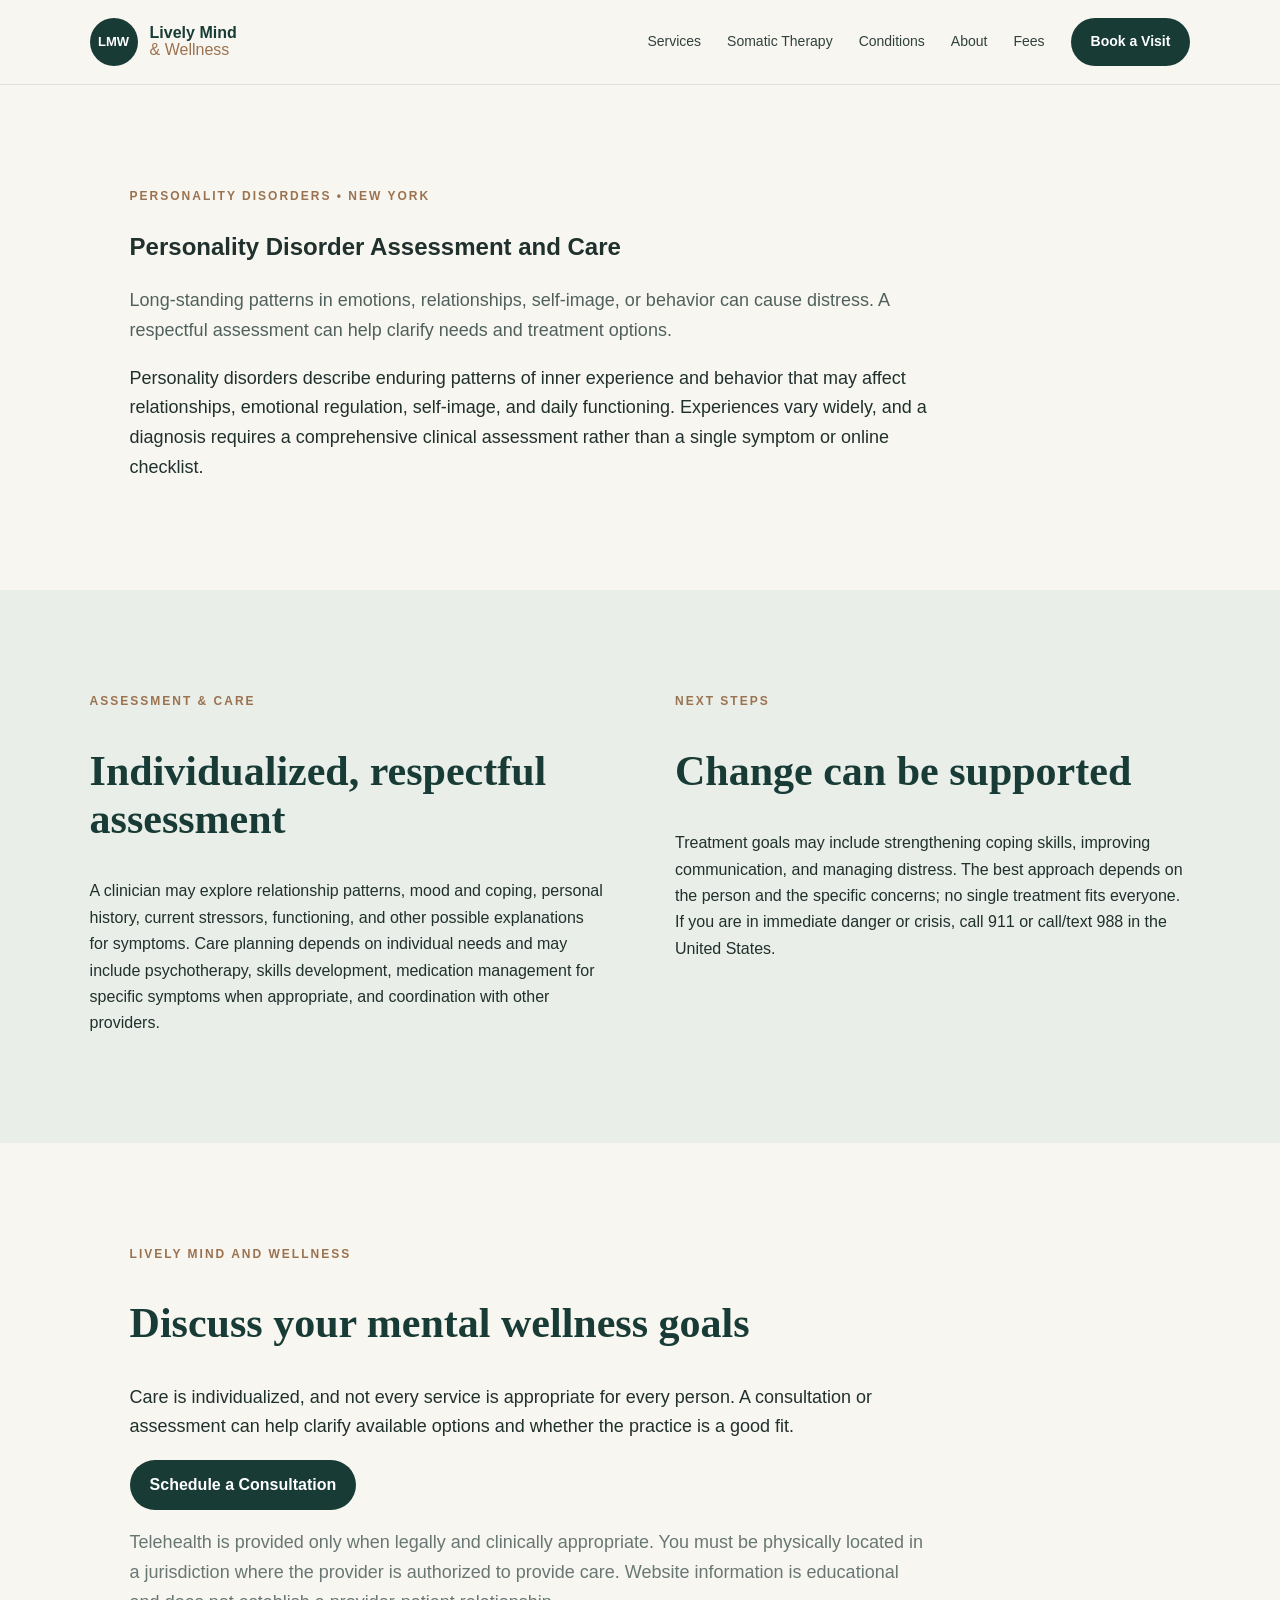
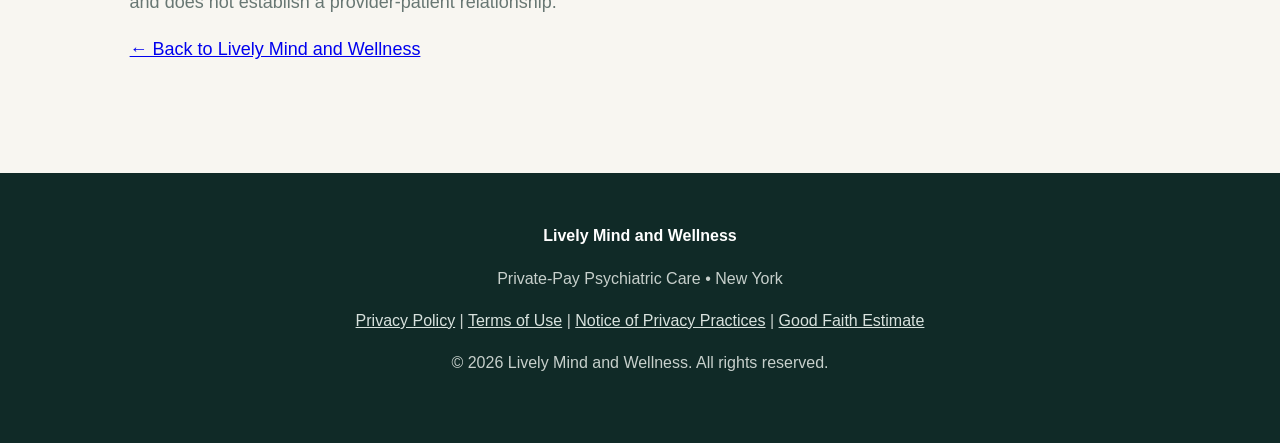
<file: personality-disorders-new-york.html>
<!doctype html>
<html lang="en">
<head>
<meta charset="utf-8">
<meta name="viewport" content="width=device-width,initial-scale=1">
<title>Personality Disorder Assessment and Care in New York | Lively Mind and Wellness</title>
<meta name="description" content="Learn about personality disorder assessment and individualized mental health support options for eligible adults in New York.">
<link rel="canonical" href="https://livelymindandwellness.com/personality-disorders-new-york.html">
<meta name="theme-color" content="#183b36">
<link rel="stylesheet" href="styles.css">
</head>
<body>
<header>
<a class="logo" href="index.html"><span>LMW</span><strong>Lively Mind<br><em>& Wellness</em></strong></a>
<nav><a href="index.html#services">Services</a><a href="somatic-therapy-new-york.html">Somatic Therapy</a><a href="index.html#conditions">Conditions</a><a href="index.html#about">About</a><a href="index.html#fees">Fees</a><a class="nav-cta" href="https://www.patientfusion.com/external/appointment/5c040939-0fbe-45f3-bfd0-f44b339d9855?origin=doctor" target="_blank" rel="noopener">Book a Visit</a></nav>
</header>
<main>
<section class="intro">
<p class="eyebrow">PERSONALITY DISORDERS • NEW YORK</p>
<h1>Personality Disorder Assessment and Care</h1>
<p class="lead">Long-standing patterns in emotions, relationships, self-image, or behavior can cause distress. A respectful assessment can help clarify needs and treatment options.</p>
<p>Personality disorders describe enduring patterns of inner experience and behavior that may affect relationships, emotional regulation, self-image, and daily functioning. Experiences vary widely, and a diagnosis requires a comprehensive clinical assessment rather than a single symptom or online checklist.</p>
</section>
<section class="split">
<div>
<p class="eyebrow">ASSESSMENT & CARE</p>
<h2>Individualized, respectful assessment</h2>
<p>A clinician may explore relationship patterns, mood and coping, personal history, current stressors, functioning, and other possible explanations for symptoms. Care planning depends on individual needs and may include psychotherapy, skills development, medication management for specific symptoms when appropriate, and coordination with other providers.</p>
</div>
<div>
<p class="eyebrow">NEXT STEPS</p>
<h2>Change can be supported</h2>
<p>Treatment goals may include strengthening coping skills, improving communication, and managing distress. The best approach depends on the person and the specific concerns; no single treatment fits everyone. If you are in immediate danger or crisis, call 911 or call/text 988 in the United States.</p>
</div>
</section>
<section class="intro">
<p class="eyebrow">LIVELY MIND AND WELLNESS</p>
<h2>Discuss your mental wellness goals</h2>
<p>Care is individualized, and not every service is appropriate for every person. A consultation or assessment can help clarify available options and whether the practice is a good fit.</p>
<a class="button" href="https://www.patientfusion.com/external/appointment/5c040939-0fbe-45f3-bfd0-f44b339d9855?origin=doctor" target="_blank" rel="noopener">Schedule a Consultation</a>
<p class="small">Telehealth is provided only when legally and clinically appropriate. You must be physically located in a jurisdiction where the provider is authorized to provide care. Website information is educational and does not establish a provider-patient relationship.</p>
<p><a href="index.html#services">← Back to Lively Mind and Wellness</a></p>
</section>
</main>
<footer><strong>Lively Mind and Wellness</strong><p>Private-Pay Psychiatric Care • New York</p><p><a href="privacy.html">Privacy Policy</a> | <a href="terms.html">Terms of Use</a> | <a href="notice-of-privacy-practices.html">Notice of Privacy Practices</a> | <a href="good-faith-estimate.html">Good Faith Estimate</a></p><p>© 2026 Lively Mind and Wellness. All rights reserved.</p></footer>
</body>
</html>
</file>
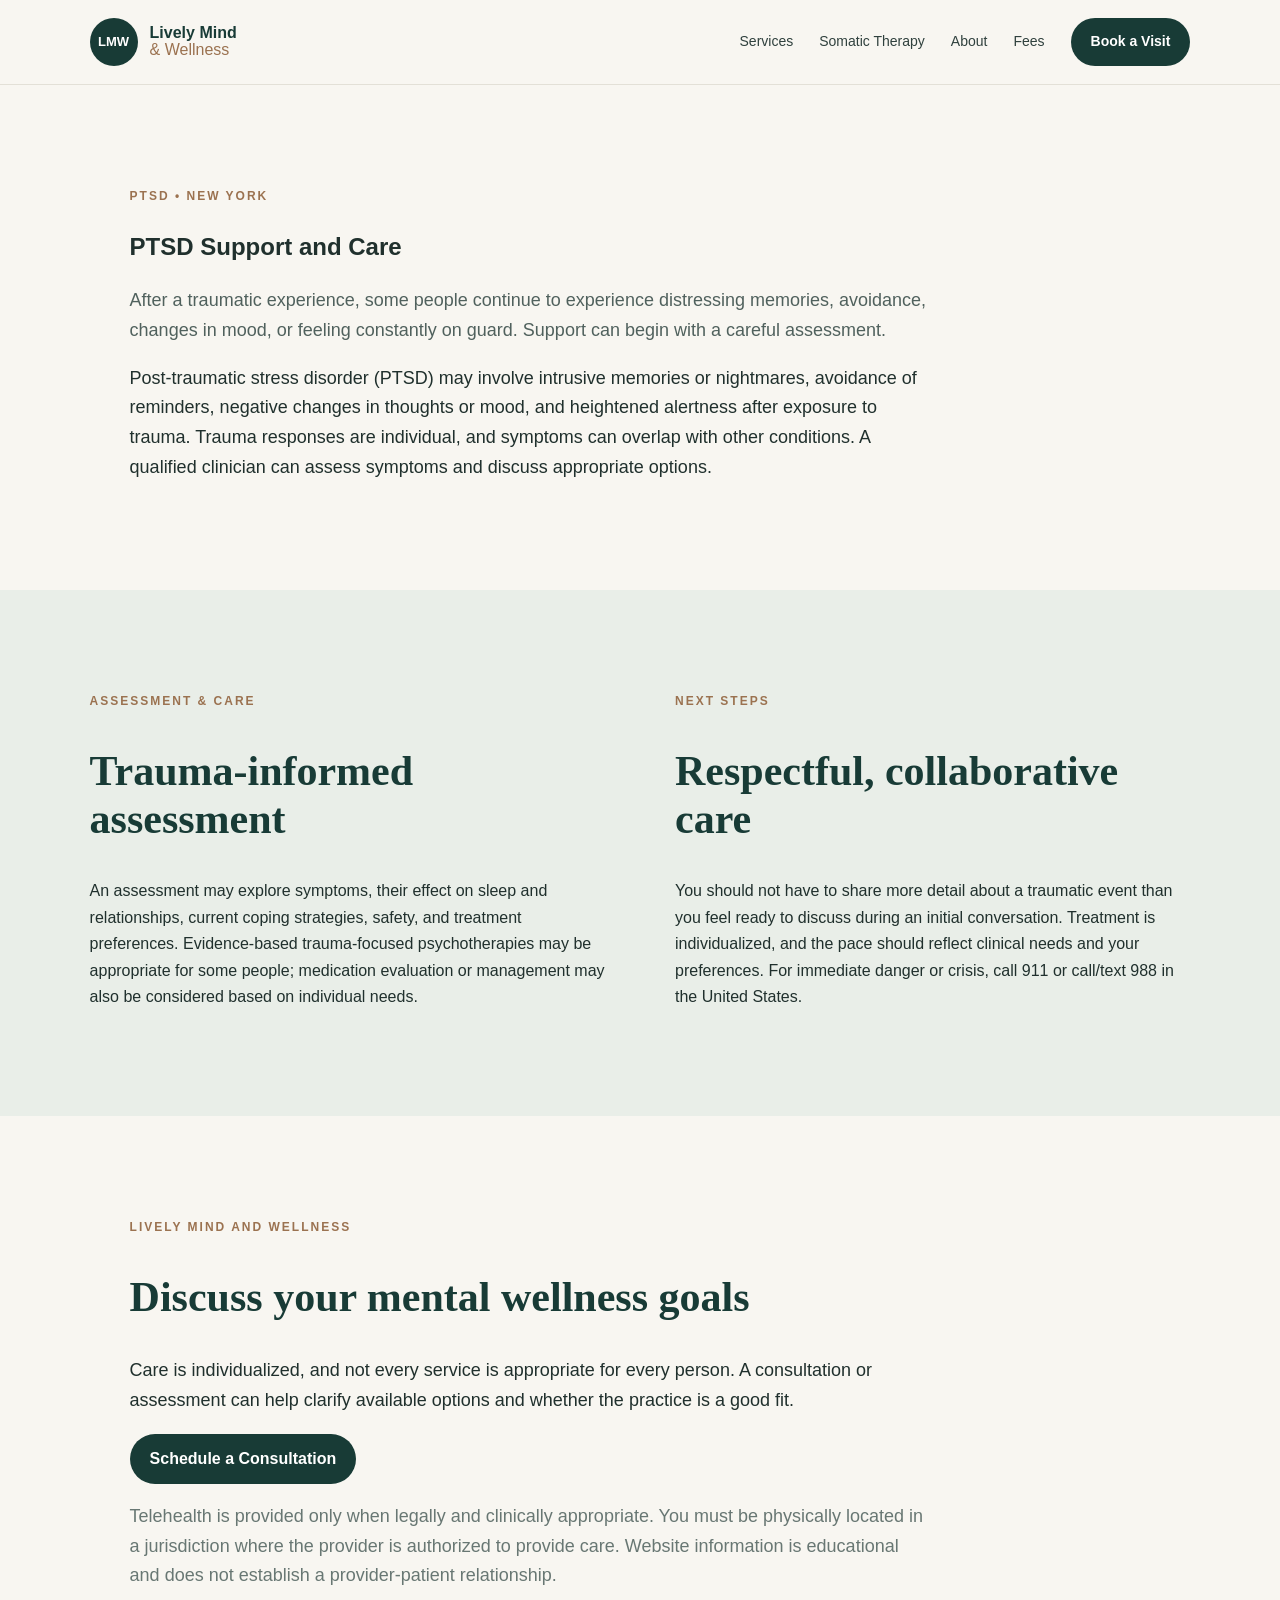
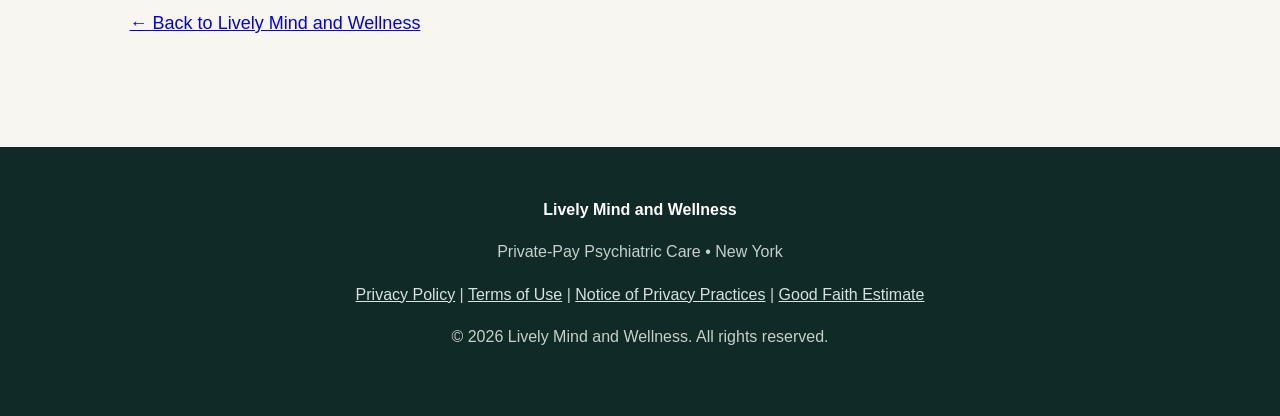
<file: ptsd-treatment-new-york.html>
<!doctype html>
<html lang="en">
<head>
<meta charset="utf-8">
<meta name="viewport" content="width=device-width,initial-scale=1">
<title>PTSD Support and Care in New York | Lively Mind and Wellness</title>
<meta name="description" content="Learn about post-traumatic stress disorder (PTSD), symptoms, assessment, and individualized mental health care options for eligible adults in New York.">
<link rel="canonical" href="https://livelymindandwellness.com/ptsd-treatment-new-york.html">
<meta name="theme-color" content="#183b36">
<link rel="stylesheet" href="styles.css">
</head>
<body>
<header>
<a class="logo" href="index.html"><span>LMW</span><strong>Lively Mind<br><em>& Wellness</em></strong></a>
<nav><a href="index.html#services">Services</a><a href="somatic-therapy-new-york.html">Somatic Therapy</a><a href="index.html#about">About</a><a href="index.html#fees">Fees</a><a class="nav-cta" href="https://www.patientfusion.com/external/appointment/5c040939-0fbe-45f3-bfd0-f44b339d9855?origin=doctor" target="_blank" rel="noopener">Book a Visit</a></nav>
</header>
<main>
<section class="intro">
<p class="eyebrow">PTSD • NEW YORK</p>
<h1>PTSD Support and Care</h1>
<p class="lead">After a traumatic experience, some people continue to experience distressing memories, avoidance, changes in mood, or feeling constantly on guard. Support can begin with a careful assessment.</p>
<p>Post-traumatic stress disorder (PTSD) may involve intrusive memories or nightmares, avoidance of reminders, negative changes in thoughts or mood, and heightened alertness after exposure to trauma. Trauma responses are individual, and symptoms can overlap with other conditions. A qualified clinician can assess symptoms and discuss appropriate options.</p>
</section>
<section class="split">
<div>
<p class="eyebrow">ASSESSMENT & CARE</p>
<h2>Trauma-informed assessment</h2>
<p>An assessment may explore symptoms, their effect on sleep and relationships, current coping strategies, safety, and treatment preferences. Evidence-based trauma-focused psychotherapies may be appropriate for some people; medication evaluation or management may also be considered based on individual needs.</p>
</div>
<div>
<p class="eyebrow">NEXT STEPS</p>
<h2>Respectful, collaborative care</h2>
<p>You should not have to share more detail about a traumatic event than you feel ready to discuss during an initial conversation. Treatment is individualized, and the pace should reflect clinical needs and your preferences. For immediate danger or crisis, call 911 or call/text 988 in the United States.</p>
</div>
</section>
<section class="intro">
<p class="eyebrow">LIVELY MIND AND WELLNESS</p>
<h2>Discuss your mental wellness goals</h2>
<p>Care is individualized, and not every service is appropriate for every person. A consultation or assessment can help clarify available options and whether the practice is a good fit.</p>
<a class="button" href="https://www.patientfusion.com/external/appointment/5c040939-0fbe-45f3-bfd0-f44b339d9855?origin=doctor" target="_blank" rel="noopener">Schedule a Consultation</a>
<p class="small">Telehealth is provided only when legally and clinically appropriate. You must be physically located in a jurisdiction where the provider is authorized to provide care. Website information is educational and does not establish a provider-patient relationship.</p>
<p><a href="index.html#services">← Back to Lively Mind and Wellness</a></p>
</section>
</main>
<footer><strong>Lively Mind and Wellness</strong><p>Private-Pay Psychiatric Care • New York</p><p><a href="privacy.html">Privacy Policy</a> | <a href="terms.html">Terms of Use</a> | <a href="notice-of-privacy-practices.html">Notice of Privacy Practices</a> | <a href="good-faith-estimate.html">Good Faith Estimate</a></p><p>© 2026 Lively Mind and Wellness. All rights reserved.</p></footer>
</body>
</html>
</file>
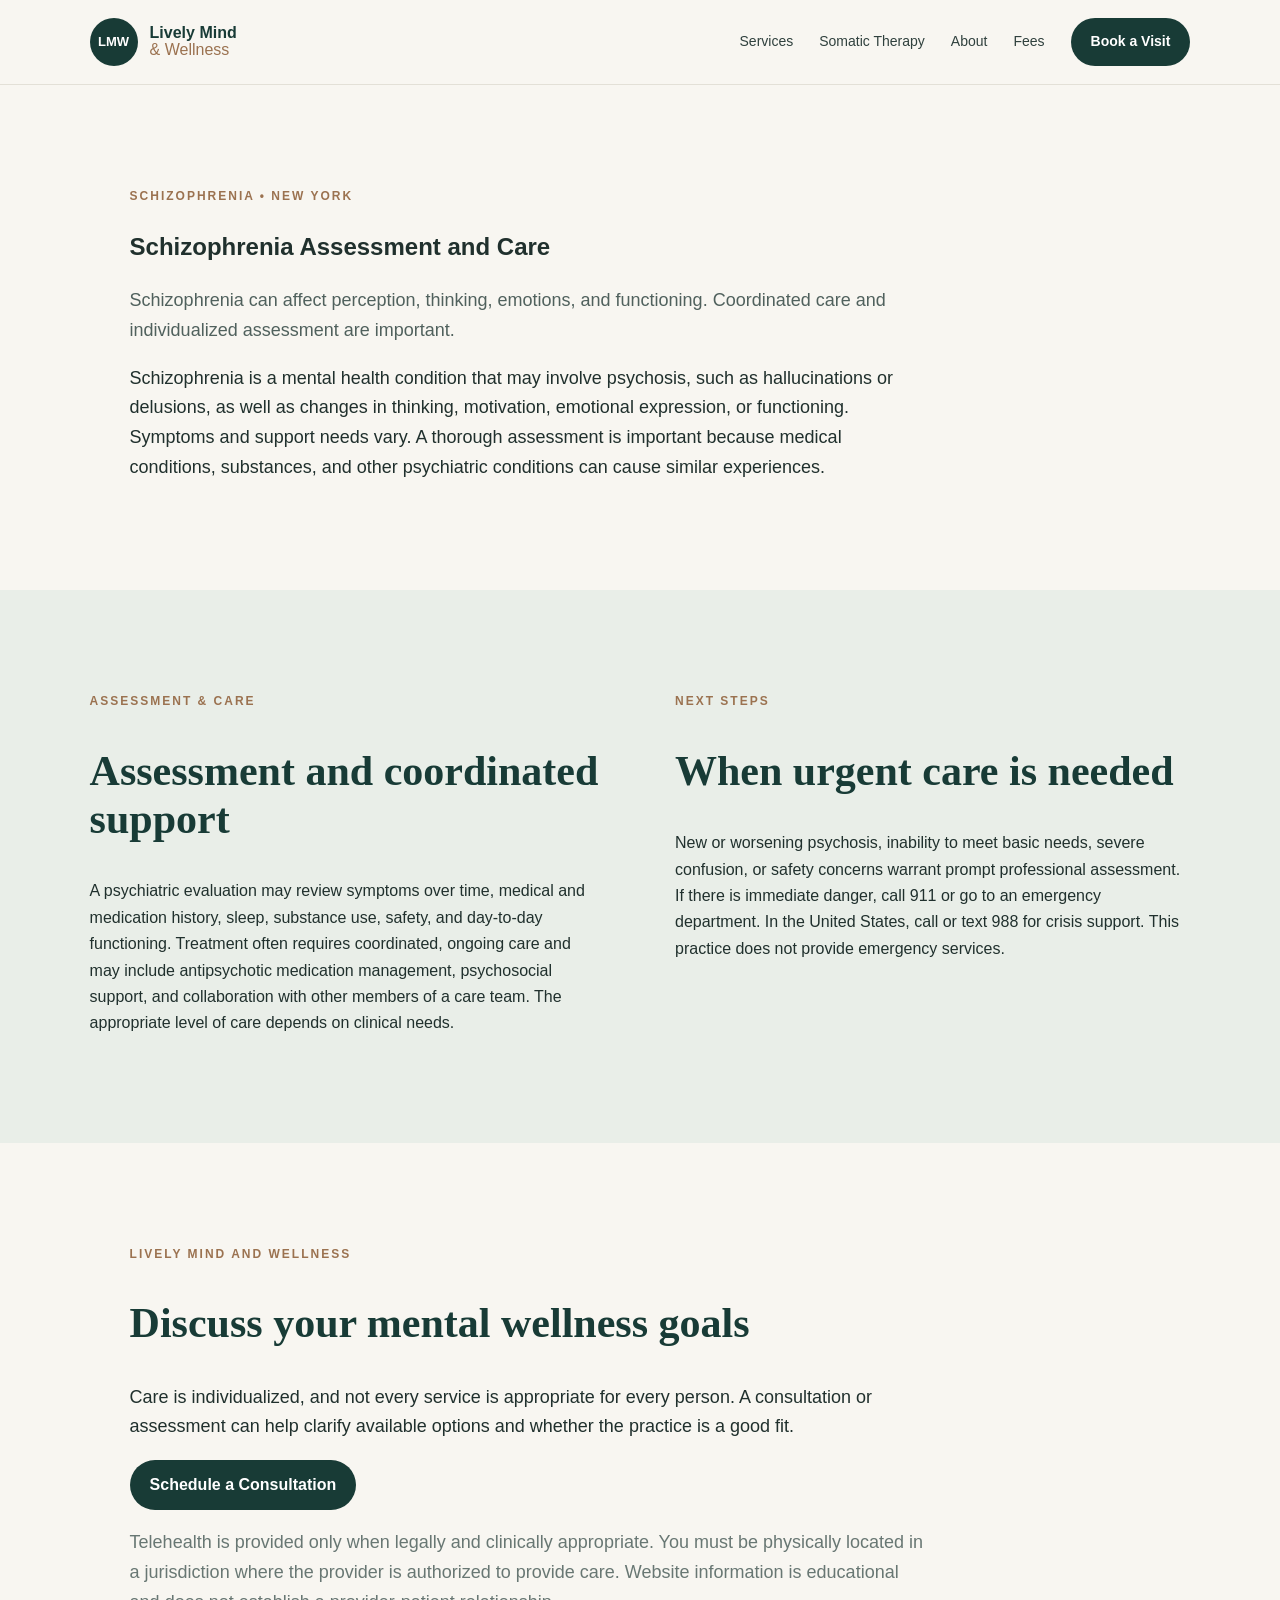
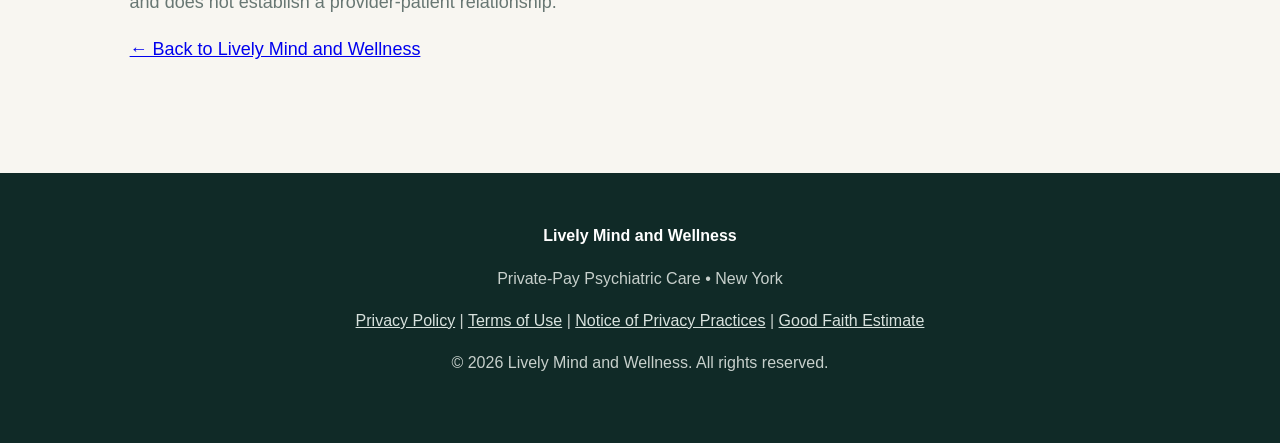
<file: schizophrenia-care-new-york.html>
<!doctype html>
<html lang="en">
<head>
<meta charset="utf-8">
<meta name="viewport" content="width=device-width,initial-scale=1">
<title>Schizophrenia Assessment and Care in New York | Lively Mind and Wellness</title>
<meta name="description" content="Learn about schizophrenia symptoms, psychiatric assessment, and the importance of coordinated, individualized care for eligible adults.">
<link rel="canonical" href="https://livelymindandwellness.com/schizophrenia-care-new-york.html">
<meta name="theme-color" content="#183b36">
<link rel="stylesheet" href="styles.css">
</head>
<body>
<header>
<a class="logo" href="index.html"><span>LMW</span><strong>Lively Mind<br><em>& Wellness</em></strong></a>
<nav><a href="index.html#services">Services</a><a href="somatic-therapy-new-york.html">Somatic Therapy</a><a href="index.html#about">About</a><a href="index.html#fees">Fees</a><a class="nav-cta" href="https://www.patientfusion.com/external/appointment/5c040939-0fbe-45f3-bfd0-f44b339d9855?origin=doctor" target="_blank" rel="noopener">Book a Visit</a></nav>
</header>
<main>
<section class="intro">
<p class="eyebrow">SCHIZOPHRENIA • NEW YORK</p>
<h1>Schizophrenia Assessment and Care</h1>
<p class="lead">Schizophrenia can affect perception, thinking, emotions, and functioning. Coordinated care and individualized assessment are important.</p>
<p>Schizophrenia is a mental health condition that may involve psychosis, such as hallucinations or delusions, as well as changes in thinking, motivation, emotional expression, or functioning. Symptoms and support needs vary. A thorough assessment is important because medical conditions, substances, and other psychiatric conditions can cause similar experiences.</p>
</section>
<section class="split">
<div>
<p class="eyebrow">ASSESSMENT & CARE</p>
<h2>Assessment and coordinated support</h2>
<p>A psychiatric evaluation may review symptoms over time, medical and medication history, sleep, substance use, safety, and day-to-day functioning. Treatment often requires coordinated, ongoing care and may include antipsychotic medication management, psychosocial support, and collaboration with other members of a care team. The appropriate level of care depends on clinical needs.</p>
</div>
<div>
<p class="eyebrow">NEXT STEPS</p>
<h2>When urgent care is needed</h2>
<p>New or worsening psychosis, inability to meet basic needs, severe confusion, or safety concerns warrant prompt professional assessment. If there is immediate danger, call 911 or go to an emergency department. In the United States, call or text 988 for crisis support. This practice does not provide emergency services.</p>
</div>
</section>
<section class="intro">
<p class="eyebrow">LIVELY MIND AND WELLNESS</p>
<h2>Discuss your mental wellness goals</h2>
<p>Care is individualized, and not every service is appropriate for every person. A consultation or assessment can help clarify available options and whether the practice is a good fit.</p>
<a class="button" href="https://www.patientfusion.com/external/appointment/5c040939-0fbe-45f3-bfd0-f44b339d9855?origin=doctor" target="_blank" rel="noopener">Schedule a Consultation</a>
<p class="small">Telehealth is provided only when legally and clinically appropriate. You must be physically located in a jurisdiction where the provider is authorized to provide care. Website information is educational and does not establish a provider-patient relationship.</p>
<p><a href="index.html#services">← Back to Lively Mind and Wellness</a></p>
</section>
</main>
<footer><strong>Lively Mind and Wellness</strong><p>Private-Pay Psychiatric Care • New York</p><p><a href="privacy.html">Privacy Policy</a> | <a href="terms.html">Terms of Use</a> | <a href="notice-of-privacy-practices.html">Notice of Privacy Practices</a> | <a href="good-faith-estimate.html">Good Faith Estimate</a></p><p>© 2026 Lively Mind and Wellness. All rights reserved.</p></footer>
</body>
</html>
</file>
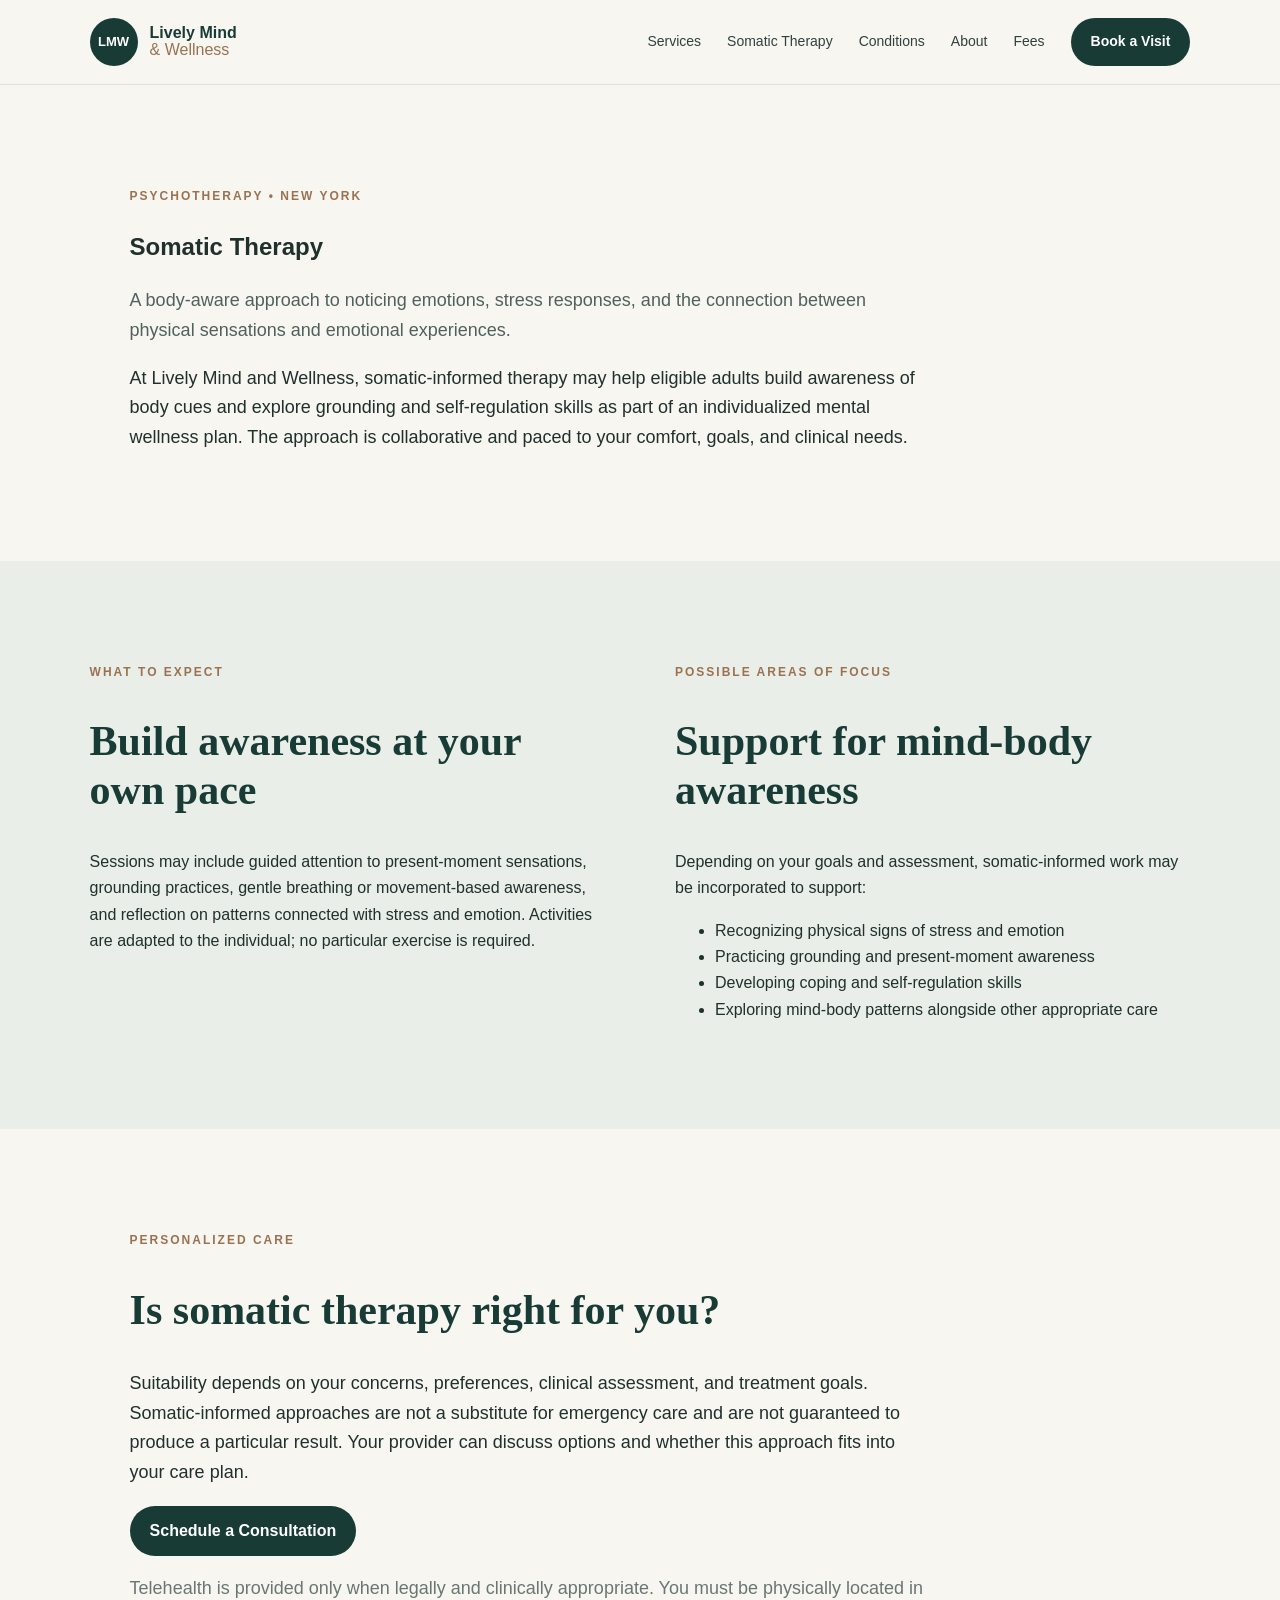
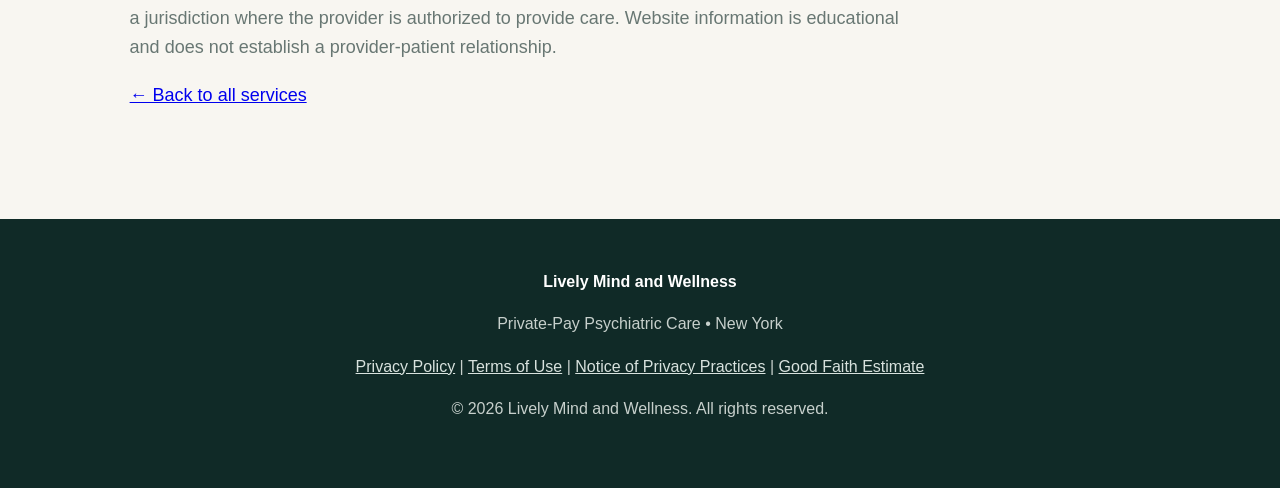
<file: somatic-therapy-new-york.html>
<!doctype html>
<html lang="en">
<head>
<meta charset="utf-8">
<meta name="viewport" content="width=device-width,initial-scale=1">
<title>Somatic Therapy in New York | Lively Mind and Wellness</title>
<meta name="description" content="Explore somatic therapy with Lively Mind and Wellness. Learn how body-aware, trauma-informed approaches may support emotional awareness and coping for eligible adults in New York.">
<link rel="canonical" href="https://livelymindandwellness.com/somatic-therapy-new-york.html">
<meta name="theme-color" content="#183b36">
<link rel="stylesheet" href="styles.css">
</head>
<body>
<header>
<a class="logo" href="index.html"><span>LMW</span><strong>Lively Mind<br><em>& Wellness</em></strong></a>
<nav><a href="index.html#services">Services</a><a href="somatic-therapy-new-york.html">Somatic Therapy</a><a href="index.html#conditions">Conditions</a><a href="index.html#about">About</a><a href="index.html#fees">Fees</a><a class="nav-cta" href="https://www.patientfusion.com/external/appointment/5c040939-0fbe-45f3-bfd0-f44b339d9855?origin=doctor" target="_blank" rel="noopener">Book a Visit</a></nav>
</header>
<main>
<section class="intro">
<p class="eyebrow">PSYCHOTHERAPY • NEW YORK</p>
<h1>Somatic Therapy</h1>
<p class="lead">A body-aware approach to noticing emotions, stress responses, and the connection between physical sensations and emotional experiences.</p>
<p>At Lively Mind and Wellness, somatic-informed therapy may help eligible adults build awareness of body cues and explore grounding and self-regulation skills as part of an individualized mental wellness plan. The approach is collaborative and paced to your comfort, goals, and clinical needs.</p>
</section>
<section class="split">
<div>
<p class="eyebrow">WHAT TO EXPECT</p>
<h2>Build awareness at your own pace</h2>
<p>Sessions may include guided attention to present-moment sensations, grounding practices, gentle breathing or movement-based awareness, and reflection on patterns connected with stress and emotion. Activities are adapted to the individual; no particular exercise is required.</p>
</div>
<div>
<p class="eyebrow">POSSIBLE AREAS OF FOCUS</p>
<h2>Support for mind-body awareness</h2>
<p>Depending on your goals and assessment, somatic-informed work may be incorporated to support:</p>
<ul>
<li>Recognizing physical signs of stress and emotion</li>
<li>Practicing grounding and present-moment awareness</li>
<li>Developing coping and self-regulation skills</li>
<li>Exploring mind-body patterns alongside other appropriate care</li>
</ul>
</div>
</section>
<section class="intro">
<p class="eyebrow">PERSONALIZED CARE</p>
<h2>Is somatic therapy right for you?</h2>
<p>Suitability depends on your concerns, preferences, clinical assessment, and treatment goals. Somatic-informed approaches are not a substitute for emergency care and are not guaranteed to produce a particular result. Your provider can discuss options and whether this approach fits into your care plan.</p>
<a class="button" href="https://www.patientfusion.com/external/appointment/5c040939-0fbe-45f3-bfd0-f44b339d9855?origin=doctor" target="_blank" rel="noopener">Schedule a Consultation</a>
<p class="small">Telehealth is provided only when legally and clinically appropriate. You must be physically located in a jurisdiction where the provider is authorized to provide care. Website information is educational and does not establish a provider-patient relationship.</p>
<p><a href="index.html#services">← Back to all services</a></p>
</section>
</main>
<footer><strong>Lively Mind and Wellness</strong><p>Private-Pay Psychiatric Care • New York</p><p><a href="privacy.html">Privacy Policy</a> | <a href="terms.html">Terms of Use</a> | <a href="notice-of-privacy-practices.html">Notice of Privacy Practices</a> | <a href="good-faith-estimate.html">Good Faith Estimate</a></p><p>© 2026 Lively Mind and Wellness. All rights reserved.</p></footer>
</body>
</html>
</file>
<file: styles.css>
*{box-sizing:border-box}html{scroll-behavior:smooth}body{margin:0;font-family:Inter,Arial,sans-serif;color:#20302d;background:#f8f6f1;line-height:1.65}header{position:sticky;top:0;z-index:10;background:rgba(248,246,241,.96);backdrop-filter:blur(12px);display:flex;justify-content:space-between;align-items:center;padding:18px 7%;border-bottom:1px solid #e3e0d7}.logo{display:flex;align-items:center;gap:12px;text-decoration:none;color:#183b36}.logo span{display:grid;place-items:center;width:48px;height:48px;border-radius:50%;background:#183b36;color:#fff;font-weight:800;font-size:13px}.logo strong{font-size:16px;line-height:1.05}.logo em{font-style:normal;font-weight:500;color:#9b7250}nav{display:flex;gap:26px;align-items:center}nav a{color:#30413e;text-decoration:none;font-size:14px}.nav-cta,.button{background:#183b36;color:white!important;padding:12px 20px;border-radius:28px;text-decoration:none;font-weight:700;display:inline-block}.hero{min-height:650px;padding:80px 7%;display:grid;grid-template-columns:1fr 1fr;gap:55px;align-items:center;background:linear-gradient(135deg,#f8f6f1,#edf2ec)}.eyebrow{letter-spacing:2px;font-size:12px;font-weight:800;color:#9b7250}.hero h1{font-family:Georgia,serif;font-size:clamp(44px,6vw,76px);line-height:1.04;max-width:800px;margin:12px 0 25px;color:#183b36}.lead{font-size:20px;max-width:680px;color:#50615d}.note,.small{font-size:13px;color:#687773}.hero-image{height:470px;border-radius:30px;overflow:hidden;box-shadow:0 25px 70px #183b3630}.hero-image img{width:100%;height:100%;object-fit:cover}.intro,#services,#fees,#faq,.booking,.legal,.split{padding:90px 7%;max-width:1200px;margin:auto}.intro h2,#services h2,#fees h2,#faq h2,.booking h2,.about h2,.split h2{font-family:Georgia,serif;color:#183b36;font-size:42px;line-height:1.15;max-width:760px}.intro p:not(.eyebrow){max-width:800px;font-size:18px}.grid{display:grid;grid-template-columns:repeat(2,1fr);gap:20px}.grid article,.pricing>div,details{background:white;border:1px solid #e7e3da;border-radius:20px;padding:28px}.grid h3,.pricing h3{color:#183b36}.tranquil-banner{position:relative;min-height:320px;overflow:hidden}.tranquil-banner img{width:100%;height:320px;object-fit:cover;display:block}.tranquil-banner:after{content:"";position:absolute;inset:0;background:rgba(16,42,39,.25)}.tranquil-banner div{position:absolute;z-index:1;left:7%;top:50%;transform:translateY(-50%);color:white}.tranquil-banner h2{font-family:Georgia,serif;font-size:44px;margin:0 0 8px}.split{max-width:none;background:#e9eee8;display:grid;grid-template-columns:1fr 1fr;gap:70px}.list{font-size:18px;padding-top:35px}.about{max-width:1200px;margin:auto;padding:90px 7%;display:grid;grid-template-columns:360px 1fr;gap:70px;align-items:center;background:#183b36;color:white}.about h2{color:white}.provider-photo img{width:100%;display:block;border-radius:24px;box-shadow:0 20px 50px rgba(0,0,0,.18)}.provider-content{max-width:760px}.pricing{display:grid;grid-template-columns:repeat(4,1fr);gap:15px}.pricing strong{font-size:32px;color:#9b7250}.booking{text-align:center;background:#f0e7dc;max-width:none}.booking h2,.booking p{margin-left:auto;margin-right:auto}.booking .button{margin:15px 0}details{margin:12px 0}summary{cursor:pointer;font-weight:700;color:#183b36}.legal{padding-top:35px;padding-bottom:35px}footer{background:#102a27;color:white;padding:50px 7%;text-align:center}footer p{color:#c7d0cc}footer a{color:#d8e2de}@media(max-width:800px){nav a:not(.nav-cta){display:none}.hero{grid-template-columns:1fr;padding-top:65px}.hero-image{height:330px;order:-1}.grid,.pricing,.split,.about{grid-template-columns:1fr}.tranquil-banner h2{font-size:34px}.about{padding:65px 6%}.provider-photo{max-width:360px;margin:auto}.intro,#services,#fees,#faq,.booking,.legal,.split{padding:65px 6%}}
/* Condition and therapy resource links */
.conditions-section{padding:90px 7%;max-width:1200px;margin:auto}.conditions-section h2{font-family:Georgia,serif;color:#183b36;font-size:42px;line-height:1.15;max-width:760px}.conditions-intro{max-width:800px;font-size:18px;color:#50615d}.condition-grid{display:grid;grid-template-columns:repeat(3,minmax(0,1fr));gap:14px;margin:28px 0}.condition-card{background:#fff;border:1px solid #e7e3da;border-radius:16px;padding:20px}.condition-card a{color:#183b36;text-decoration:none;font-weight:700;display:flex;justify-content:space-between;gap:12px}.condition-card a:hover{text-decoration:underline}.condition-card span{color:#9b7250}@media(max-width:800px){.condition-grid{grid-template-columns:repeat(2,minmax(0,1fr))}.conditions-section{padding:65px 6%}.conditions-section h2{font-size:34px}}@media(max-width:480px){.condition-grid{grid-template-columns:1fr}}
</file>
